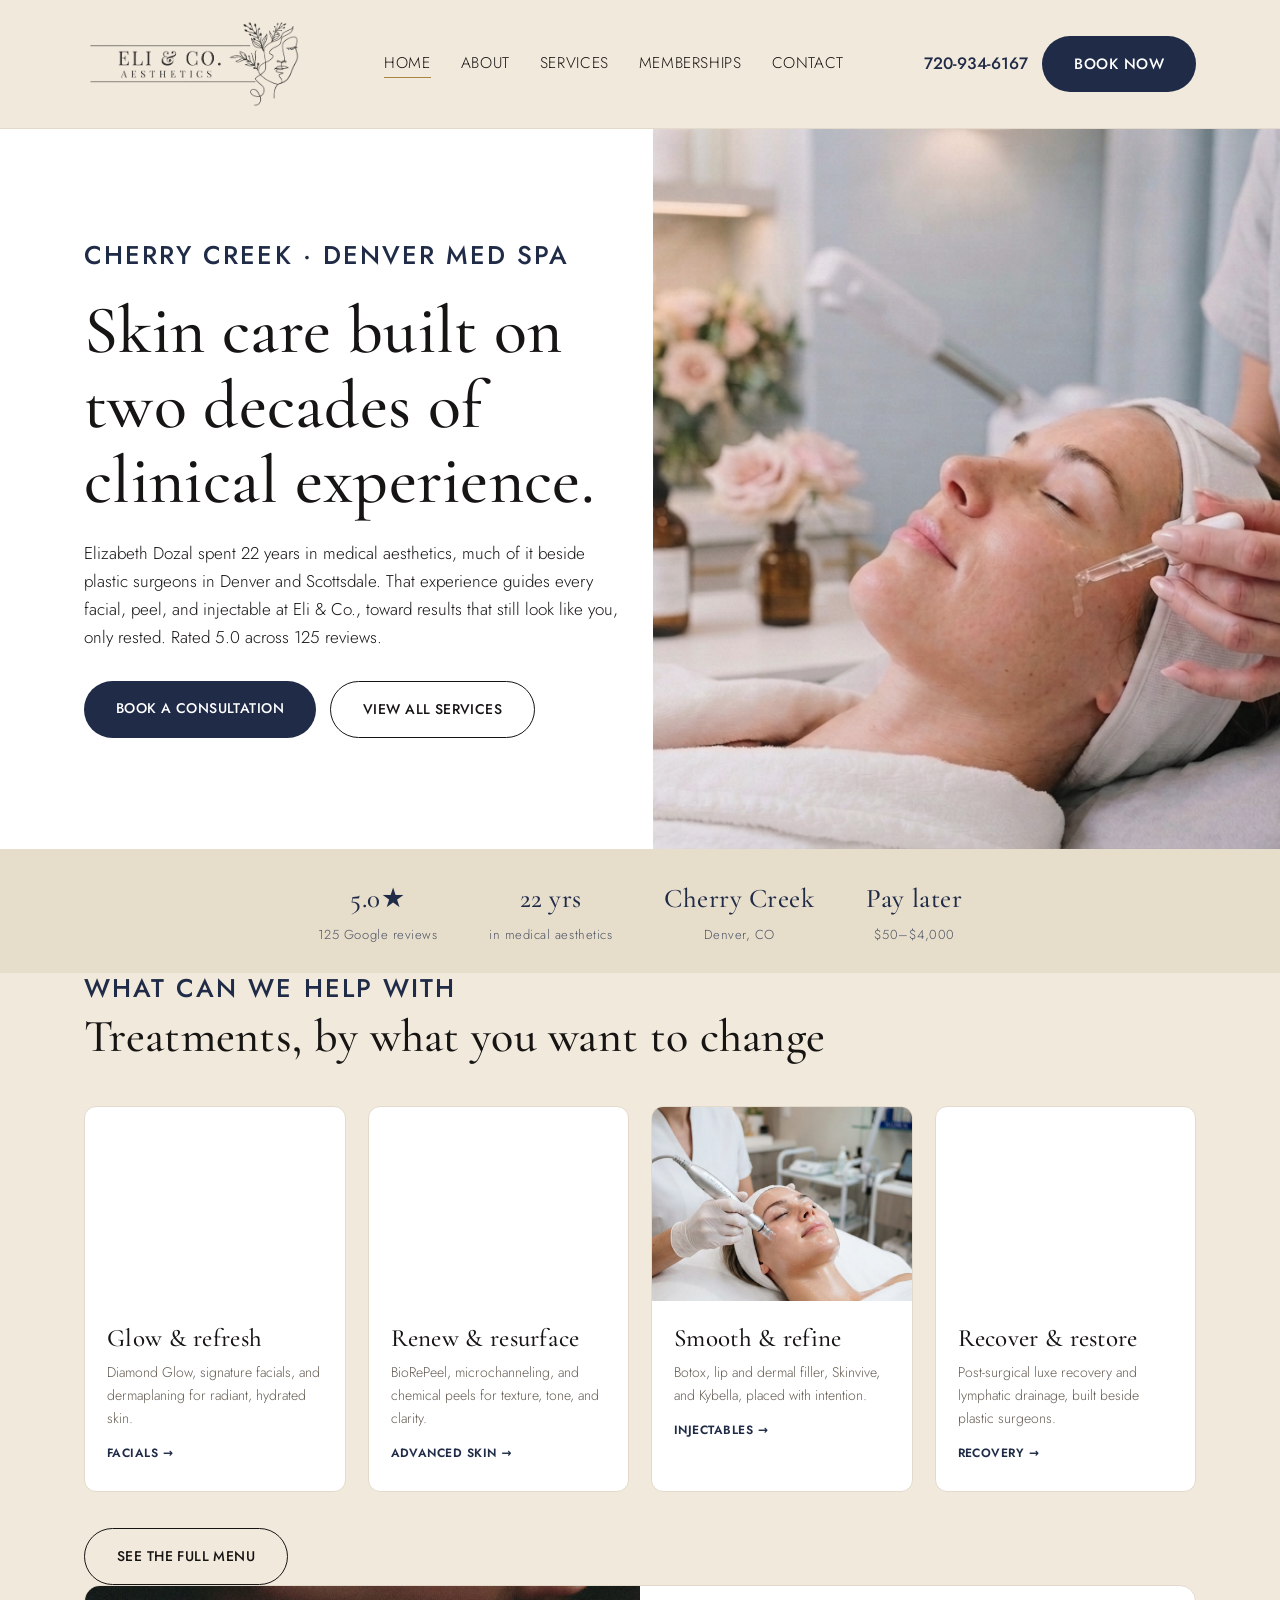
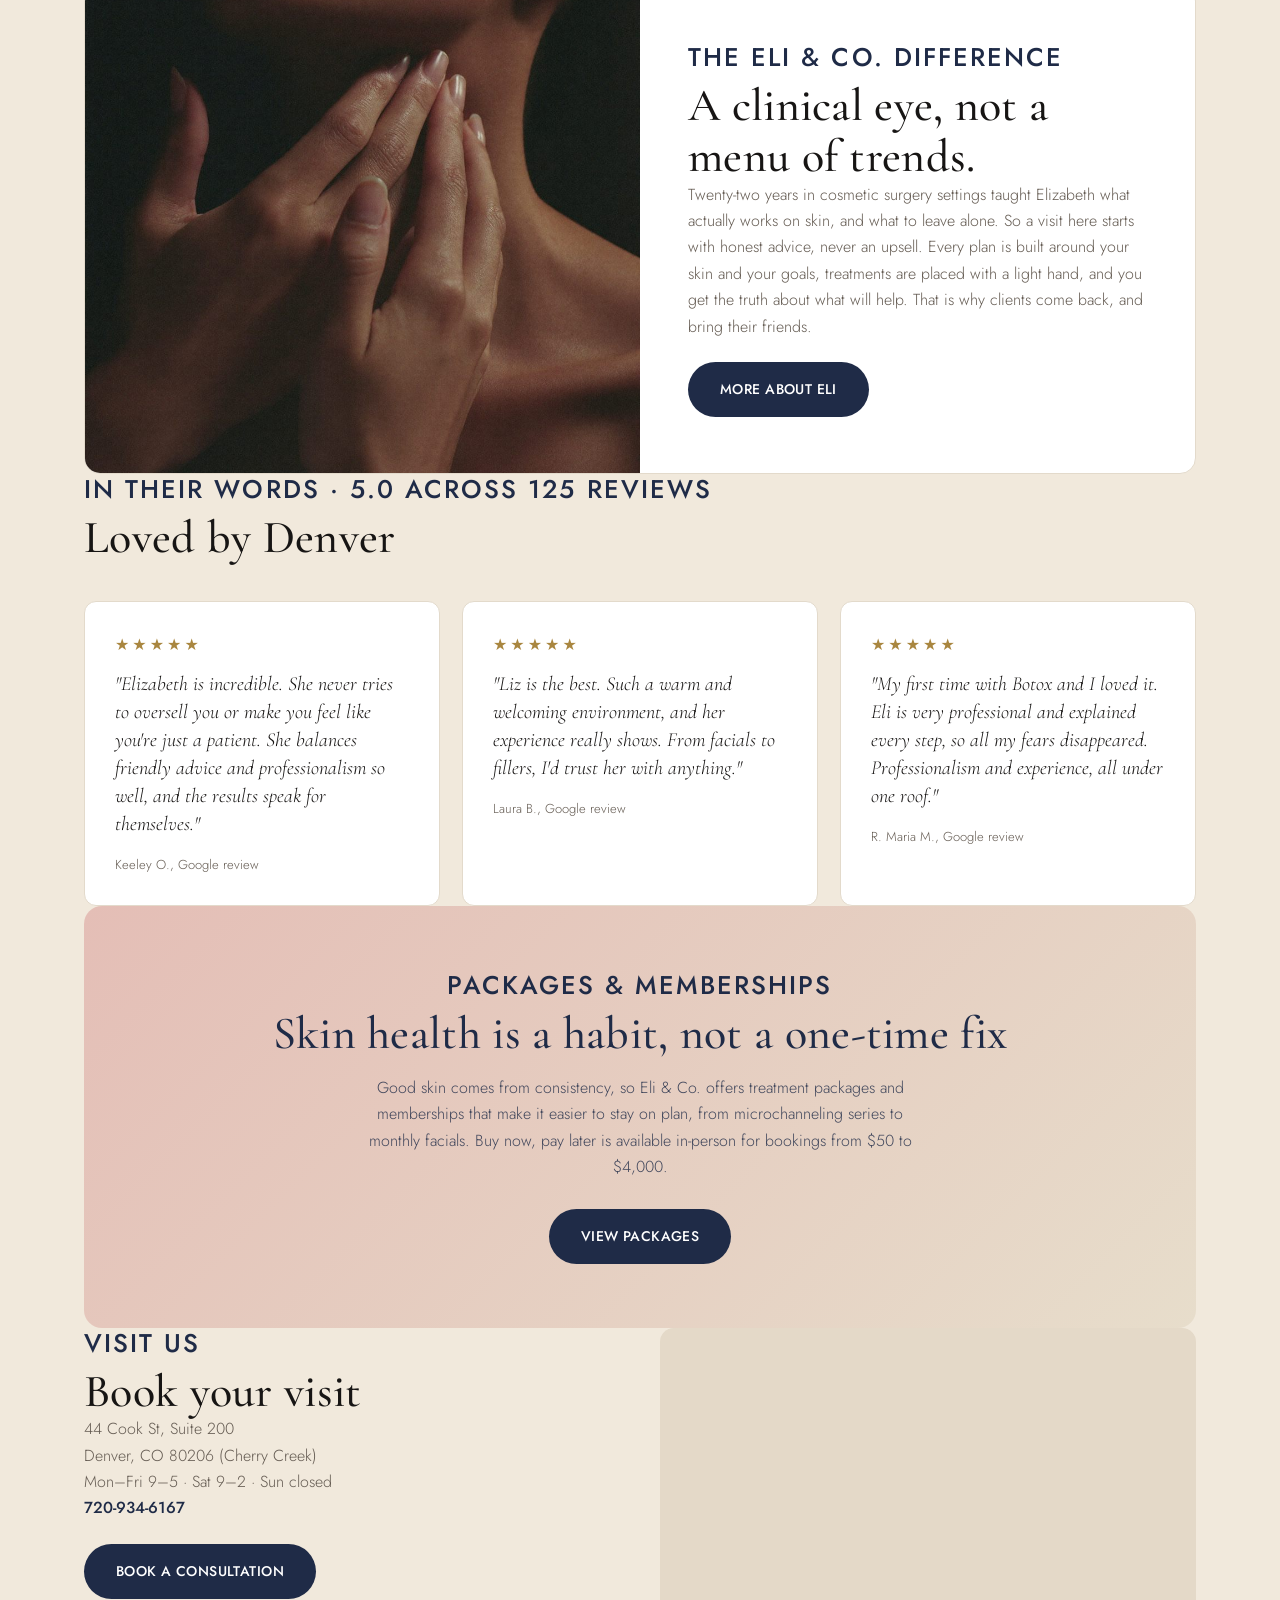
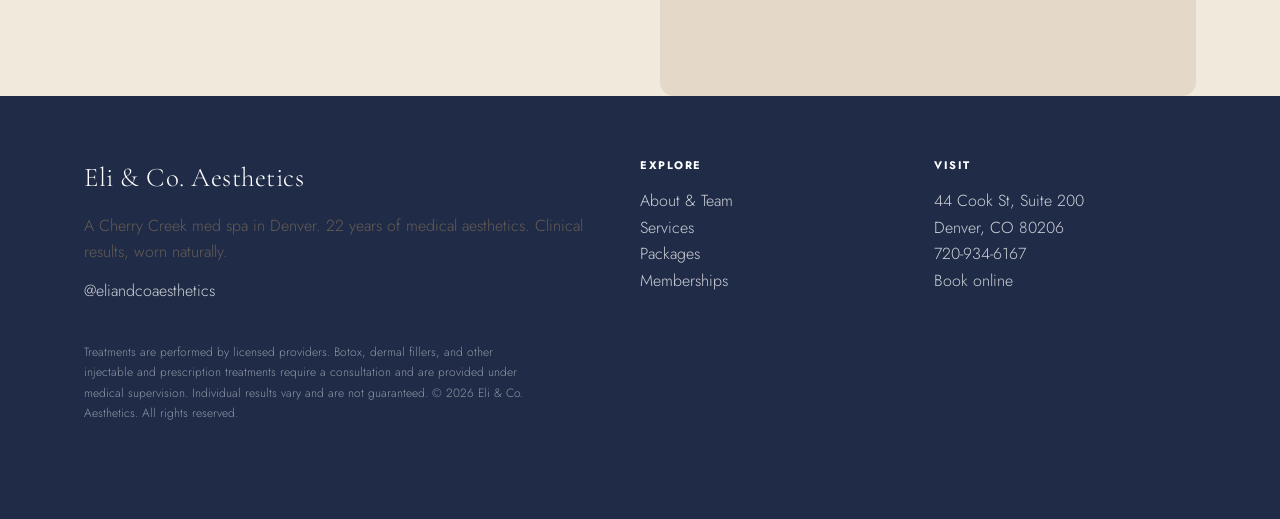
<file: index.html>
<!DOCTYPE html>
<html lang="en">
<head>
<meta charset="UTF-8">
<meta name="viewport" content="width=device-width, initial-scale=1">
<title>Med Spa in Cherry Creek, Denver | Eli &amp; Co. Aesthetics</title>
<meta name="description" content="Eli & Co. Aesthetics is a Cherry Creek med spa led by Elizabeth Dozal, with 22 years in medical aesthetics. Botox, filler, Diamond Glow, microchanneling, peels, and post-surgical recovery in Denver. Rated 5.0 across 125 reviews. Book online or call 720-934-6167.">
<meta property="og:title" content="Eli & Co. Aesthetics | Cherry Creek Med Spa, Denver">
<meta property="og:description" content="22 years of medical aesthetics in Cherry Creek. Rated 5.0 across 125 reviews. Injectables, facials, microchanneling, peels, and post-surgical recovery.">
<meta property="og:image" content="https://eli-co.vercel.app/landing-hero.jpg">
<meta property="og:type" content="website">
<link rel="preconnect" href="https://fonts.googleapis.com">
<link rel="preconnect" href="https://fonts.gstatic.com" crossorigin>
<link href="https://fonts.googleapis.com/css2?family=Cormorant+Garamond:wght@500;600&family=Jost:wght@300;400;500;600&display=swap" rel="stylesheet">
<link rel="icon" type="image/png" href="favicon.png">
<link rel="stylesheet" href="styles.css">
</head>
<body>

<header>
  <div class="nav">
    <a class="logo" href="index.html" aria-label="Eli &amp; Co. Aesthetics — home"><img class="logo-img" src="logo.png" alt="Eli &amp; Co. Aesthetics"></a>
    <input type="checkbox" id="navtoggle" class="nav-toggle" hidden>
    <nav class="nav-links">
      <a href="index.html" class="active">Home</a>
      <a href="about.html">About</a>
      <a href="services.html">Services</a>
      <a href="memberships.html">Memberships</a>
      <a href="contact.html">Contact</a>
    </nav>
    <div class="nav-cta">
      <a class="nav-phone" href="tel:7209346167">720-934-6167</a>
      <a class="btn" href="https://eliandco.glossgenius.com/services">Book now</a>
      <label for="navtoggle" class="burger" aria-label="Open menu"><span></span><span></span><span></span></label>
    </div>
  </div>
</header>

<!-- HERO -->
<section class="hero">
  <div class="hero-grid">
    <div class="hero-copy">
      <span class="eyebrow">Cherry Creek · Denver Med Spa</span>
      <h1>Skin care built on two decades of clinical experience.</h1>
      <p class="proof">Elizabeth Dozal spent 22 years in medical aesthetics, much of it beside plastic surgeons in Denver and Scottsdale. That experience guides every facial, peel, and injectable at Eli &amp; Co., toward results that still look like you, only rested. Rated 5.0 across 125 reviews.</p>
      <div class="hero-cta">
        <a class="btn" href="https://eliandco.glossgenius.com/services">Book a consultation</a>
        <a class="btn btn-ghost" href="services.html">View all services</a>
      </div>
    </div>
    <div class="hero-media" role="img" aria-label="Eli & Co. Aesthetics, Cherry Creek Denver"></div>
  </div>
</section>

<!-- TRUST STRIP -->
<div class="trust">
  <div class="row wrap">
    <div class="stat"><b>5.0★</b> 125 Google reviews</div>
    <div class="stat"><b>22 yrs</b> in medical aesthetics</div>
    <div class="stat"><b>Cherry Creek</b> Denver, CO</div>
    <div class="stat"><b>Pay later</b> $50–$4,000</div>
  </div>
</div>

<!-- TREATMENT CATEGORIES -->
<section class="wrap">
  <span class="eyebrow">What can we help with</span>
  <h2>Treatments, by what you want to change</h2>
  <div class="grid">
    <a class="card" href="services.html#facials">
      <div class="thumb" style="background-image:url('https://static.glossgenius.com/public/service/bc0721898a906560edf70074e5655acd77965ca7/image/043adcf4ce9c50afee6c57e11b6e24e9.jpg')"></div>
      <div class="body"><h3>Glow &amp; refresh</h3><p>Diamond Glow, signature facials, and dermaplaning for radiant, hydrated skin.</p><span class="more">Facials →</span></div>
    </a>
    <a class="card" href="services.html#advanced">
      <div class="thumb" style="background-image:url('https://static.glossgenius.com/public/service/38157758b165151d2f3c9e8e22a0f337419c571e/image/f67adc7d8e1fc1dc177b5b8667153546.jpg')"></div>
      <div class="body"><h3>Renew &amp; resurface</h3><p>BioRePeel, microchanneling, and chemical peels for texture, tone, and clarity.</p><span class="more">Advanced skin →</span></div>
    </a>
    <a class="card" href="services.html#injectables">
      <div class="thumb" style="background-image:url('glow.jpg')"></div>
      <div class="body"><h3>Smooth &amp; refine</h3><p>Botox, lip and dermal filler, Skinvive, and Kybella, placed with intention.</p><span class="more">Injectables →</span></div>
    </a>
    <a class="card" href="services.html#recovery">
      <div class="thumb" style="background-image:url('https://static.glossgenius.com/public/service/a713dff33710a87fd0967b5d4093491f615b25c5/image/f8951f36ec9f9eff6da4c39a185e47c5.jpg')"></div>
      <div class="body"><h3>Recover &amp; restore</h3><p>Post-surgical luxe recovery and lymphatic drainage, built beside plastic surgeons.</p><span class="more">Recovery →</span></div>
    </a>
  </div>
  <p style="margin-top:36px"><a class="btn btn-ghost" href="services.html">See the full menu</a></p>
</section>

<!-- SPLIT FEATURE -->
<section class="wrap">
  <div class="split">
    <div class="media" role="img" aria-label="Skin treatment at Eli & Co." style="background-image:url('difference.jpg')"></div>
    <div class="text">
      <span class="eyebrow">The Eli &amp; Co. difference</span>
      <h2>A clinical eye, not a menu of trends.</h2>
      <p>Twenty-two years in cosmetic surgery settings taught Elizabeth what actually works on skin, and what to leave alone. So a visit here starts with honest advice, never an upsell. Every plan is built around your skin and your goals, treatments are placed with a light hand, and you get the truth about what will help. That is why clients come back, and bring their friends.</p>
      <p style="margin-top:22px"><a class="btn" href="about.html">More about Eli</a></p>
    </div>
  </div>
</section>

<!-- TESTIMONIALS -->
<section class="wrap">
  <span class="eyebrow">In their words · 5.0 across 125 reviews</span>
  <h2>Loved by Denver</h2>
  <div class="quotes">
    <div class="quote"><div class="stars">★★★★★</div><p>"Elizabeth is incredible. She never tries to oversell you or make you feel like you're just a patient. She balances friendly advice and professionalism so well, and the results speak for themselves."</p><div class="who">Keeley O., Google review</div></div>
    <div class="quote"><div class="stars">★★★★★</div><p>"Liz is the best. Such a warm and welcoming environment, and her experience really shows. From facials to fillers, I'd trust her with anything."</p><div class="who">Laura B., Google review</div></div>
    <div class="quote"><div class="stars">★★★★★</div><p>"My first time with Botox and I loved it. Eli is very professional and explained every step, so all my fears disappeared. Professionalism and experience, all under one roof."</p><div class="who">R. Maria M., Google review</div></div>
  </div>
</section>

<!-- MEMBERSHIP TEASER -->
<section class="wrap">
  <div class="member">
    <span class="eyebrow">Packages &amp; memberships</span>
    <h2>Skin health is a habit, not a one-time fix</h2>
    <p>Good skin comes from consistency, so Eli &amp; Co. offers treatment packages and memberships that make it easier to stay on plan, from microchanneling series to monthly facials. Buy now, pay later is available in-person for bookings from $50 to $4,000.</p>
    <a class="btn" href="services.html#packages">View packages</a>
  </div>
</section>

<!-- LOCATION -->
<section class="wrap">
  <div class="loc">
    <div>
      <span class="eyebrow">Visit us</span>
      <h2>Book your visit</h2>
      <p>44 Cook St, Suite 200<br>Denver, CO 80206 (Cherry Creek)<br>Mon–Fri 9–5 · Sat 9–2 · Sun closed<br><a href="tel:7209346167" style="color:var(--blue-deep);font-weight:500">720-934-6167</a></p>
      <p style="margin-top:22px"><a class="btn" href="https://eliandco.glossgenius.com/services">Book a consultation</a></p>
    </div>
    <iframe class="map" loading="lazy" title="Map to Eli & Co. Aesthetics" src="https://www.google.com/maps?q=44+Cook+St+Suite+200,+Denver,+CO+80206&output=embed"></iframe>
  </div>
</section>

<footer>
  <div class="wrap">
    <div class="fcols">
      <div>
        <div class="logo" style="color:#fff">Eli &amp; Co. Aesthetics</div>
        <p style="margin-top:12px">A Cherry Creek med spa in Denver. 22 years of medical aesthetics. Clinical results, worn naturally.</p>
        <p style="margin-top:12px"><a href="https://www.instagram.com/eliandcoaesthetics">@eliandcoaesthetics</a></p>
      </div>
      <div><h4>Explore</h4><a href="about.html">About &amp; Team</a><br><a href="services.html">Services</a><br><a href="services.html#packages">Packages</a><br><a href="memberships.html">Memberships</a></div>
      <div><h4>Visit</h4>44 Cook St, Suite 200<br>Denver, CO 80206<br><a href="tel:7209346167">720-934-6167</a><br><a href="https://eliandco.glossgenius.com/services">Book online</a></div>
    </div>
    <p class="legal">
      Treatments are performed by licensed providers. Botox, dermal fillers, and other injectable and prescription treatments require a consultation and are provided under medical supervision.
      Individual results vary and are not guaranteed.
      © 2026 Eli &amp; Co. Aesthetics. All rights reserved.
    </p>
  </div>
</footer>

<div class="bookbar">
  <a class="call" href="tel:7209346167">Call</a>
  <a class="book" href="https://eliandco.glossgenius.com/services">Book</a>
</div>

<script type="application/ld+json">
{
  "@context":"https://schema.org","@type":"MedicalBusiness","name":"Eli & Co. Aesthetics",
  "description":"Cherry Creek med spa in Denver offering injectables, facials, microchanneling, peels, and post-surgical recovery, led by Elizabeth Dozal.",
  "url":"https://eliandco.glossgenius.com/","image":"https://eli-co.vercel.app/landing-hero.jpg",
  "telephone":"+17209346167","priceRange":"$$-$$$",
  "aggregateRating":{"@type":"AggregateRating","ratingValue":"5.0","reviewCount":"125"},
  "address":{"@type":"PostalAddress","streetAddress":"44 Cook St, Suite 200","addressLocality":"Denver","addressRegion":"CO","postalCode":"80206","addressCountry":"US"},
  "geo":{"@type":"GeoCoordinates","latitude":39.7168186,"longitude":-104.9470186},
  "openingHoursSpecification":[
    {"@type":"OpeningHoursSpecification","dayOfWeek":["Monday","Tuesday","Wednesday","Thursday","Friday"],"opens":"09:00","closes":"17:00"},
    {"@type":"OpeningHoursSpecification","dayOfWeek":"Saturday","opens":"09:00","closes":"14:00"}
  ],
  "sameAs":["https://www.instagram.com/eliandcoaesthetics"]
}
</script>

</body>
</html>
</file>
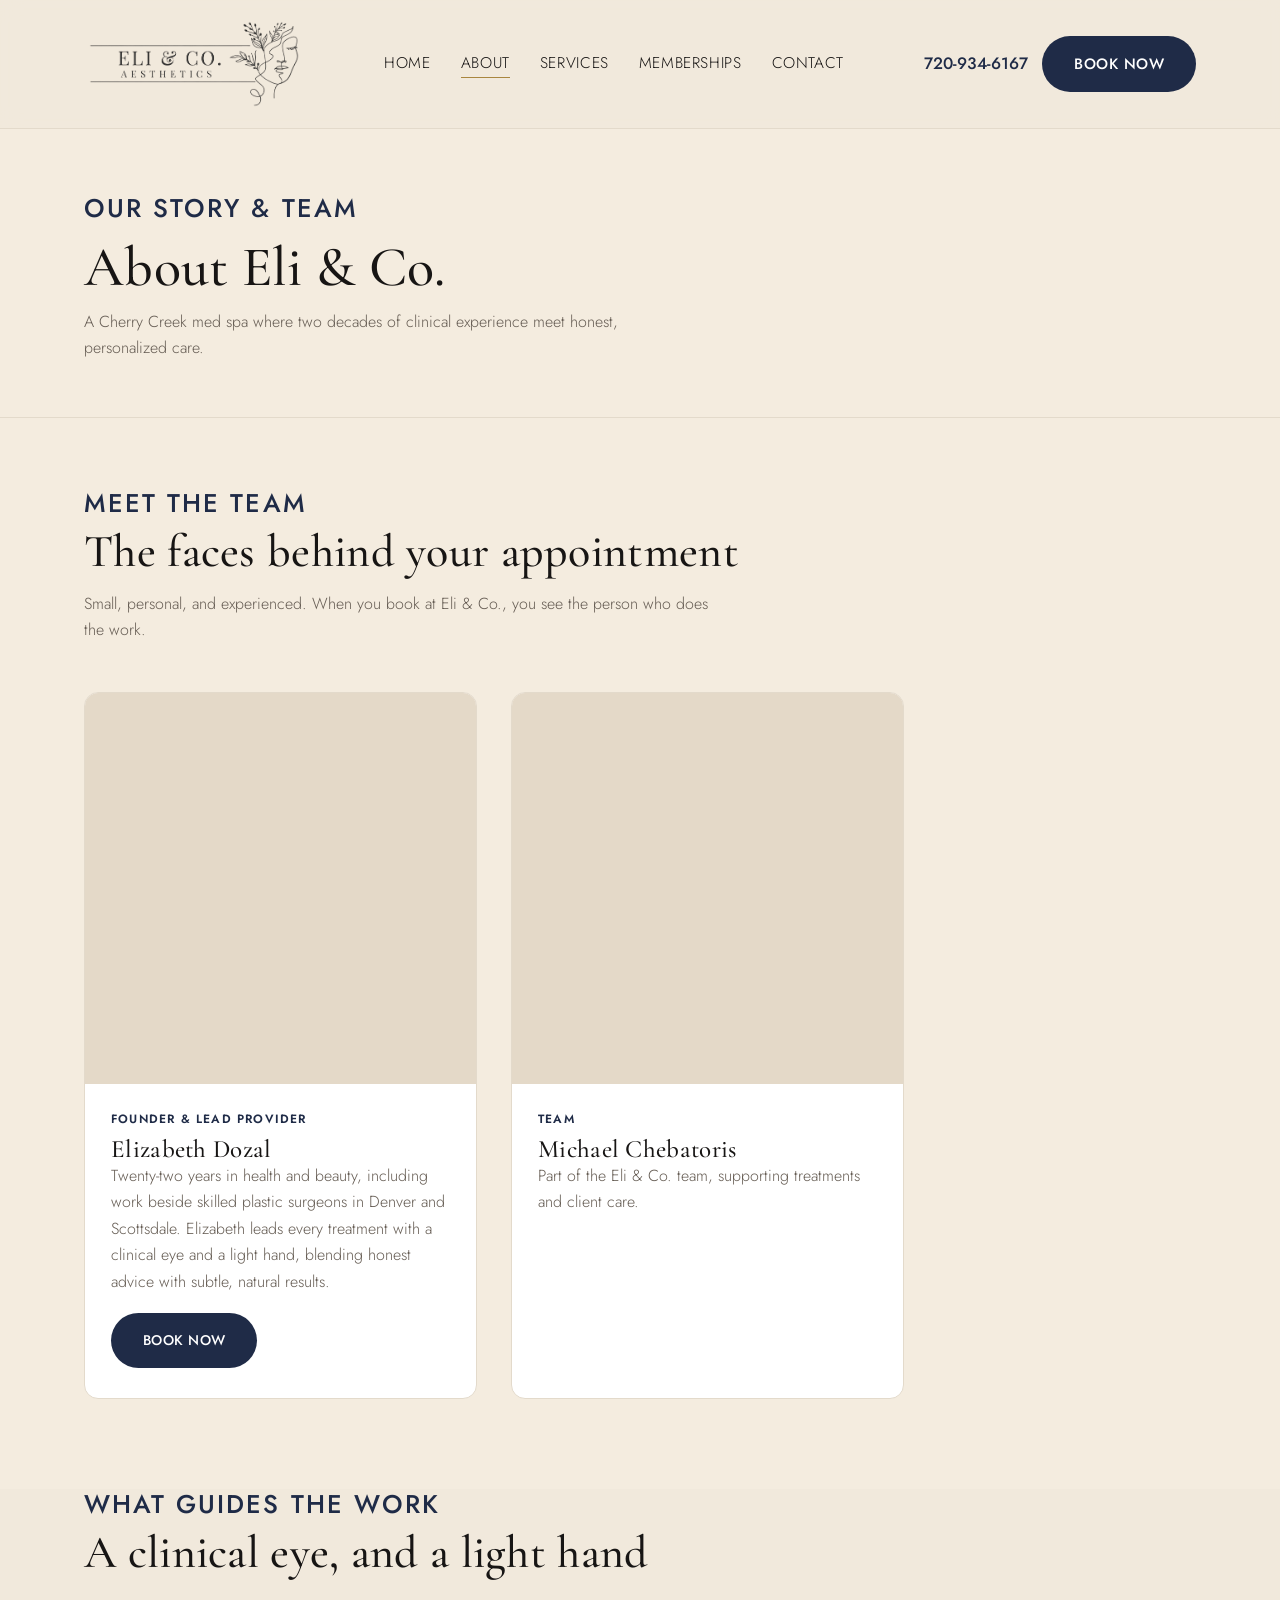
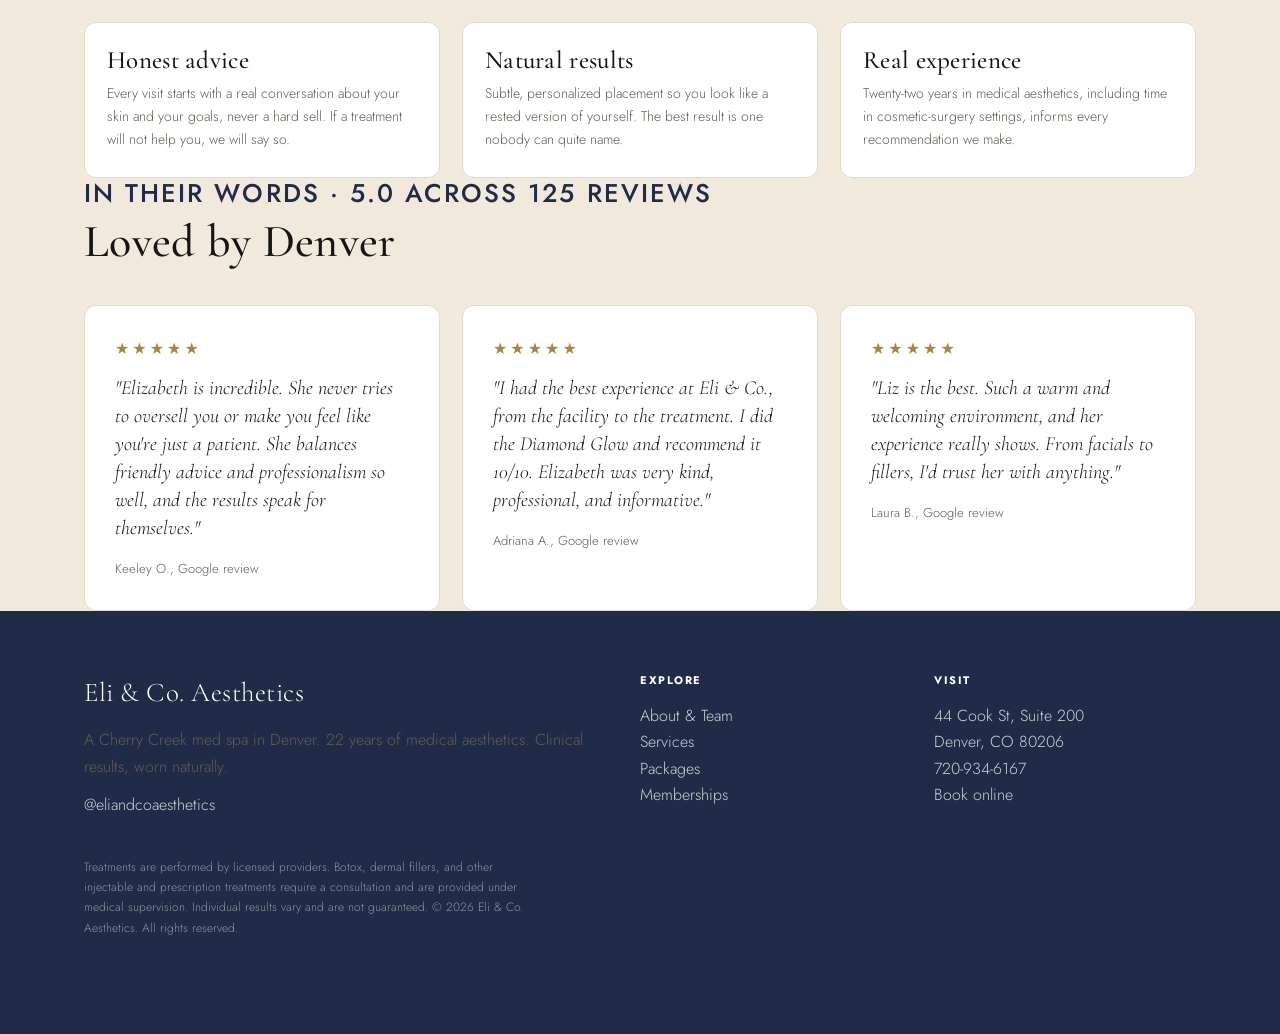
<file: about.html>
<!DOCTYPE html>
<html lang="en">
<head>
<meta charset="UTF-8">
<meta name="viewport" content="width=device-width, initial-scale=1">
<title>About &amp; Team | Eli &amp; Co. Aesthetics, Denver</title>
<meta name="description" content="Meet Elizabeth Dozal and the team behind Eli & Co. Aesthetics in Cherry Creek, Denver. 22 years in medical aesthetics, including work beside plastic surgeons in Denver and Scottsdale. Rated 5.0 across 125 reviews.">
<link rel="preconnect" href="https://fonts.googleapis.com">
<link rel="preconnect" href="https://fonts.gstatic.com" crossorigin>
<link href="https://fonts.googleapis.com/css2?family=Cormorant+Garamond:wght@500;600&family=Jost:wght@300;400;500;600&display=swap" rel="stylesheet">
<link rel="icon" type="image/png" href="favicon.png">
<link rel="stylesheet" href="styles.css">
</head>
<body>

<header>
  <div class="nav">
    <a class="logo" href="index.html" aria-label="Eli &amp; Co. Aesthetics — home"><img class="logo-img" src="logo.png" alt="Eli &amp; Co. Aesthetics"></a>
    <input type="checkbox" id="navtoggle" class="nav-toggle" hidden>
    <nav class="nav-links">
      <a href="index.html">Home</a>
      <a href="about.html" class="active">About</a>
      <a href="services.html">Services</a>
      <a href="memberships.html">Memberships</a>
      <a href="contact.html">Contact</a>
    </nav>
    <div class="nav-cta">
      <a class="nav-phone" href="tel:7209346167">720-934-6167</a>
      <a class="btn" href="https://eliandco.glossgenius.com/services">Book now</a>
      <label for="navtoggle" class="burger" aria-label="Open menu"><span></span><span></span><span></span></label>
    </div>
  </div>
</header>

<div class="banner">
  <div class="wrap">
    <span class="eyebrow">Our story &amp; team</span>
    <h1>About Eli &amp; Co.</h1>
    <p>A Cherry Creek med spa where two decades of clinical experience meet honest, personalized care.</p>
  </div>
</div>

<!-- MEET THE TEAM -->
<section class="providers" style="padding-top:70px" id="team">
  <div class="wrap">
    <span class="eyebrow">Meet the team</span>
    <h2 style="margin-bottom:14px">The faces behind your appointment</h2>
    <p style="max-width:640px;margin-bottom:48px">Small, personal, and experienced. When you book at Eli &amp; Co., you see the person who does the work.</p>
    <div class="team-grid">
      <div class="member-card">
        <div class="ph" role="img" aria-label="Elizabeth Dozal" style="background-image:url('https://static.glossgenius.com/public/user/cad4db8eb97e4b6217426e4865df30348715fa6d/avatar/b46b44d9bea85fd88074a0e9d4646846.jpeg')"></div>
        <div class="info">
          <div class="cred">Founder &amp; Lead Provider</div>
          <h3>Elizabeth Dozal</h3>
          <p>Twenty-two years in health and beauty, including work beside skilled plastic surgeons in Denver and Scottsdale. Elizabeth leads every treatment with a clinical eye and a light hand, blending honest advice with subtle, natural results.</p>
          <p style="margin-top:18px"><a class="btn" href="https://eliandco.glossgenius.com/services">Book now</a></p>
        </div>
      </div>
      <div class="member-card">
        <div class="ph" role="img" aria-label="Michael Chebatoris"></div>
        <div class="info">
          <div class="cred">Team</div>
          <h3>Michael Chebatoris</h3>
          <p>Part of the Eli &amp; Co. team, supporting treatments and client care.</p>
        </div>
      </div>
    </div>
  </div>
</section>

<section class="wrap">
  <span class="eyebrow">What guides the work</span>
  <h2>A clinical eye, and a light hand</h2>
  <div class="grid" style="grid-template-columns:repeat(3,1fr)">
    <div class="card"><div class="body"><h3>Honest advice</h3><p>Every visit starts with a real conversation about your skin and your goals, never a hard sell. If a treatment will not help you, we will say so.</p></div></div>
    <div class="card"><div class="body"><h3>Natural results</h3><p>Subtle, personalized placement so you look like a rested version of yourself. The best result is one nobody can quite name.</p></div></div>
    <div class="card"><div class="body"><h3>Real experience</h3><p>Twenty-two years in medical aesthetics, including time in cosmetic-surgery settings, informs every recommendation we make.</p></div></div>
  </div>
</section>


<section class="wrap">
  <span class="eyebrow">In their words · 5.0 across 125 reviews</span>
  <h2>Loved by Denver</h2>
  <div class="quotes">
    <div class="quote"><div class="stars">★★★★★</div><p>"Elizabeth is incredible. She never tries to oversell you or make you feel like you're just a patient. She balances friendly advice and professionalism so well, and the results speak for themselves."</p><div class="who">Keeley O., Google review</div></div>
    <div class="quote"><div class="stars">★★★★★</div><p>"I had the best experience at Eli &amp; Co., from the facility to the treatment. I did the Diamond Glow and recommend it 10/10. Elizabeth was very kind, professional, and informative."</p><div class="who">Adriana A., Google review</div></div>
    <div class="quote"><div class="stars">★★★★★</div><p>"Liz is the best. Such a warm and welcoming environment, and her experience really shows. From facials to fillers, I'd trust her with anything."</p><div class="who">Laura B., Google review</div></div>
  </div>
</section>

<footer>
  <div class="wrap">
    <div class="fcols">
      <div>
        <div class="logo" style="color:#fff">Eli &amp; Co. Aesthetics</div>
        <p style="margin-top:12px">A Cherry Creek med spa in Denver. 22 years of medical aesthetics. Clinical results, worn naturally.</p>
        <p style="margin-top:12px"><a href="https://www.instagram.com/eliandcoaesthetics">@eliandcoaesthetics</a></p>
      </div>
      <div><h4>Explore</h4><a href="about.html">About &amp; Team</a><br><a href="services.html">Services</a><br><a href="services.html#packages">Packages</a><br><a href="memberships.html">Memberships</a></div>
      <div><h4>Visit</h4>44 Cook St, Suite 200<br>Denver, CO 80206<br><a href="tel:7209346167">720-934-6167</a><br><a href="https://eliandco.glossgenius.com/services">Book online</a></div>
    </div>
    <p class="legal">
      Treatments are performed by licensed providers. Botox, dermal fillers, and other injectable and prescription treatments require a consultation and are provided under medical supervision.
      Individual results vary and are not guaranteed.
      © 2026 Eli &amp; Co. Aesthetics. All rights reserved.
    </p>
  </div>
</footer>

<div class="bookbar">
  <a class="call" href="tel:7209346167">Call</a>
  <a class="book" href="https://eliandco.glossgenius.com/services">Book</a>
</div>

</body>
</html>
</file>
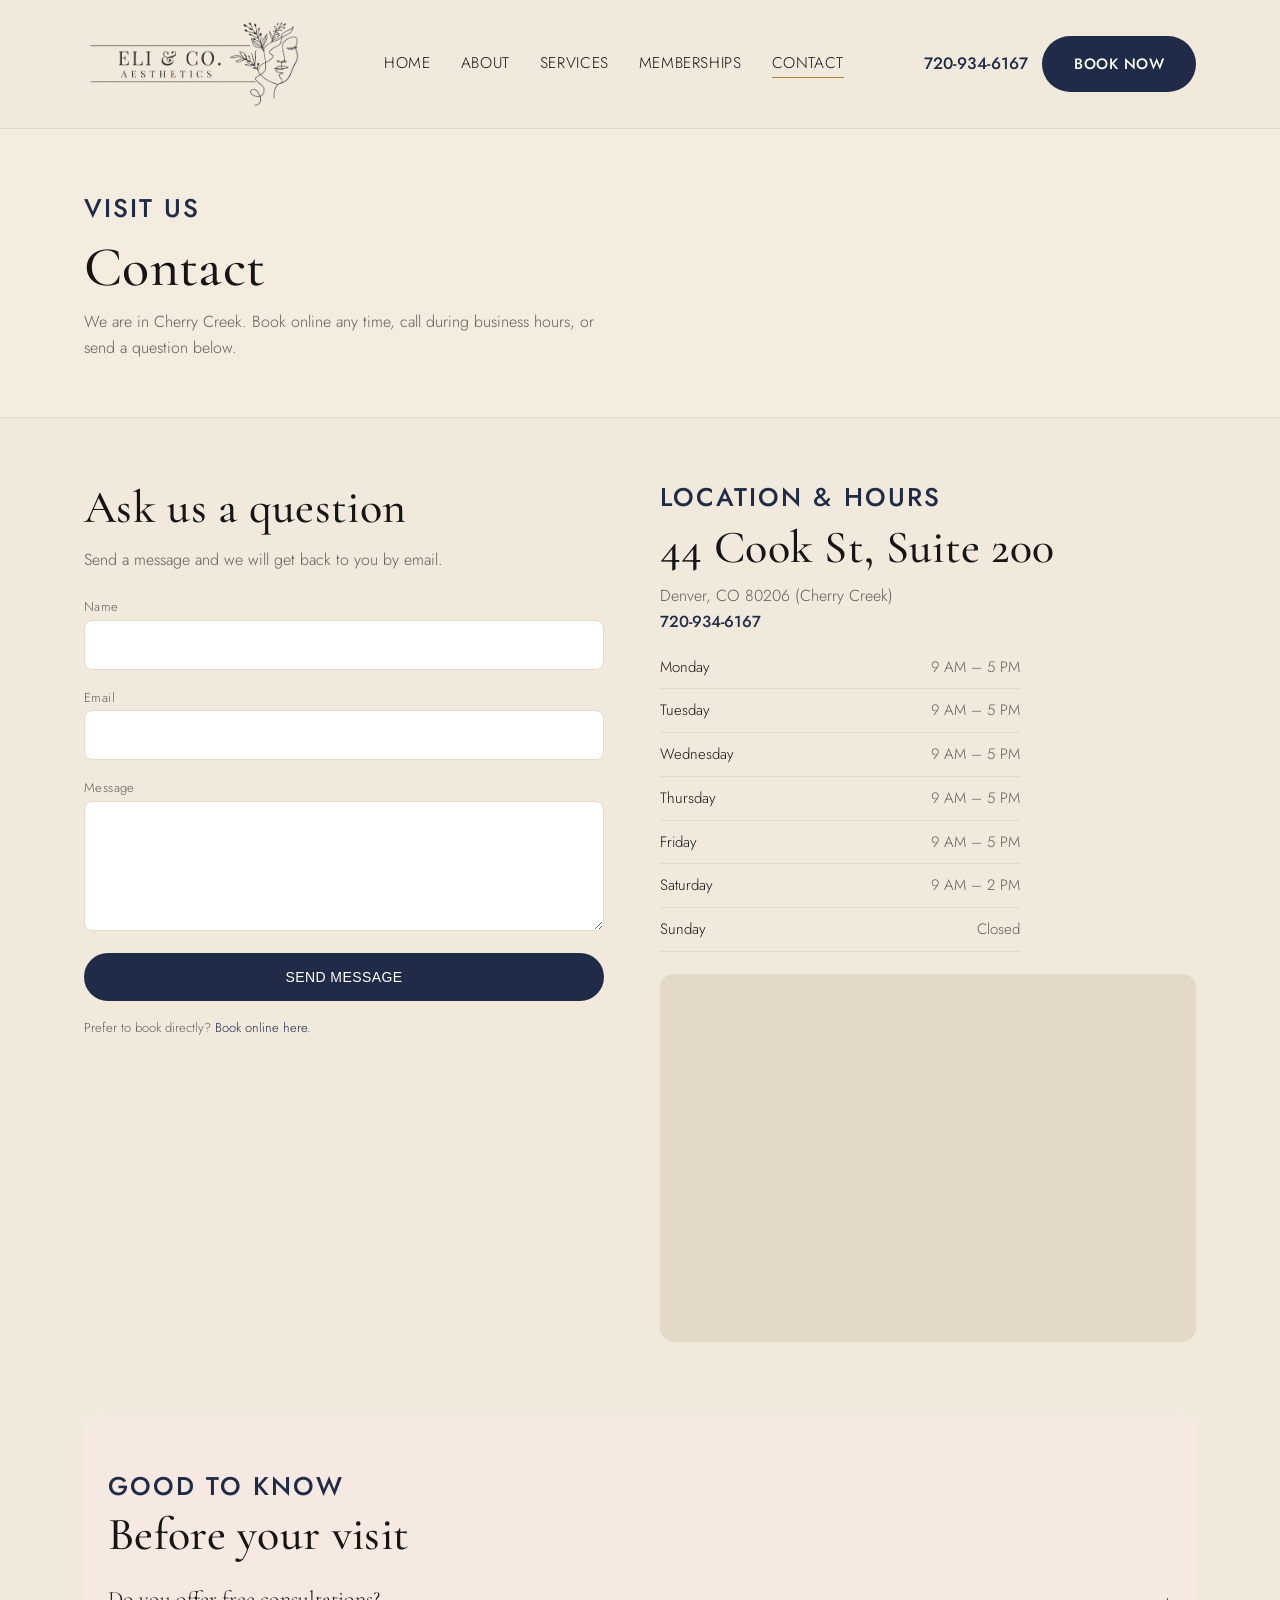
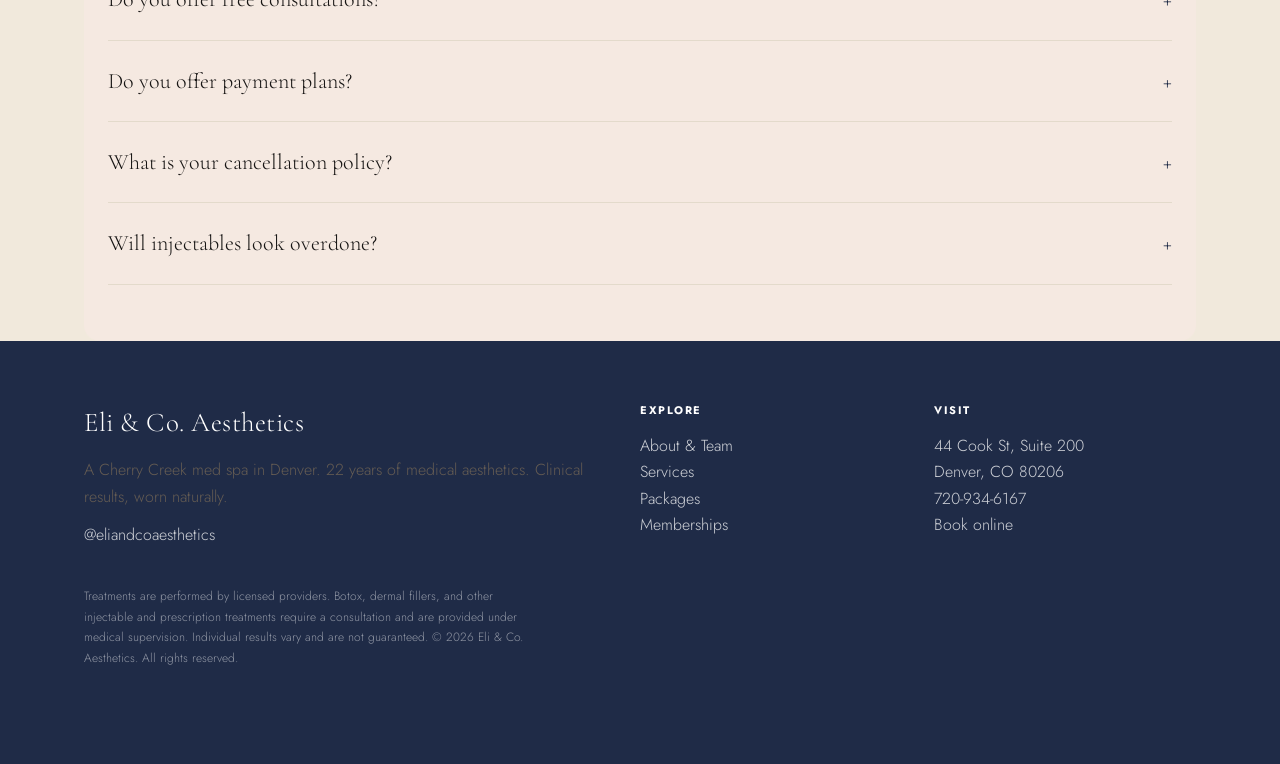
<file: contact.html>
<!DOCTYPE html>
<html lang="en">
<head>
<meta charset="UTF-8">
<meta name="viewport" content="width=device-width, initial-scale=1">
<title>Contact &amp; Visit | Eli &amp; Co. Aesthetics, Denver</title>
<meta name="description" content="Visit Eli & Co. Aesthetics at 44 Cook St, Suite 200, Denver, CO 80206 (Cherry Creek). Call 720-934-6167, book online, or send a message.">
<link rel="preconnect" href="https://fonts.googleapis.com">
<link rel="preconnect" href="https://fonts.gstatic.com" crossorigin>
<link href="https://fonts.googleapis.com/css2?family=Cormorant+Garamond:wght@500;600&family=Jost:wght@300;400;500;600&display=swap" rel="stylesheet">
<link rel="icon" type="image/png" href="favicon.png">
<link rel="stylesheet" href="styles.css">
</head>
<body>

<header>
  <div class="nav">
    <a class="logo" href="index.html" aria-label="Eli &amp; Co. Aesthetics — home"><img class="logo-img" src="logo.png" alt="Eli &amp; Co. Aesthetics"></a>
    <input type="checkbox" id="navtoggle" class="nav-toggle" hidden>
    <nav class="nav-links">
      <a href="index.html">Home</a>
      <a href="about.html">About</a>
      <a href="services.html">Services</a>
      <a href="memberships.html">Memberships</a>
      <a href="contact.html" class="active">Contact</a>
    </nav>
    <div class="nav-cta">
      <a class="nav-phone" href="tel:7209346167">720-934-6167</a>
      <a class="btn" href="https://eliandco.glossgenius.com/services">Book now</a>
      <label for="navtoggle" class="burger" aria-label="Open menu"><span></span><span></span><span></span></label>
    </div>
  </div>
</header>

<div class="banner">
  <div class="wrap">
    <span class="eyebrow">Visit us</span>
    <h1>Contact</h1>
    <p>We are in Cherry Creek. Book online any time, call during business hours, or send a question below.</p>
  </div>
</div>

<section class="wrap" style="padding-top:64px">
  <div class="loc">
    <div>
      <h2 style="margin-bottom:14px">Ask us a question</h2>
      <p style="margin-bottom:20px">Send a message and we will get back to you by email.</p>
      <form class="cform" onsubmit="event.preventDefault();this.querySelector('.sent').style.display='block';">
        <div><label for="n">Name</label><input id="n" type="text" required></div>
        <div><label for="e">Email</label><input id="e" type="email" required></div>
        <div><label for="m">Message</label><textarea id="m" required></textarea></div>
        <button class="btn" type="submit">Send message</button>
        <p class="sent" style="display:none;color:var(--blue-deep);margin-top:8px">Thank you. Your message is ready to send.</p>
      </form>
      <p style="margin-top:16px;font-size:13px;color:var(--muted)">Prefer to book directly? <a href="https://eliandco.glossgenius.com/services" style="color:var(--accent)">Book online here.</a></p>
    </div>
    <div>
      <span class="eyebrow">Location &amp; hours</span>
      <h2 style="margin:8px 0 10px">44 Cook St, Suite 200</h2>
      <p>Denver, CO 80206 (Cherry Creek)<br><a href="tel:7209346167" style="color:var(--blue-deep);font-weight:500">720-934-6167</a></p>
      <table class="hours">
        <tr><td>Monday</td><td>9 AM – 5 PM</td></tr>
        <tr><td>Tuesday</td><td>9 AM – 5 PM</td></tr>
        <tr><td>Wednesday</td><td>9 AM – 5 PM</td></tr>
        <tr><td>Thursday</td><td>9 AM – 5 PM</td></tr>
        <tr><td>Friday</td><td>9 AM – 5 PM</td></tr>
        <tr><td>Saturday</td><td>9 AM – 2 PM</td></tr>
        <tr><td>Sunday</td><td>Closed</td></tr>
      </table>
      <iframe class="map" style="margin-top:22px" loading="lazy" title="Map to Eli & Co. Aesthetics" src="https://www.google.com/maps?q=44+Cook+St+Suite+200,+Denver,+CO+80206&output=embed"></iframe>
    </div>
  </div>

  <div class="faqwrap" style="margin-top:64px;border-radius:16px">
    <div class="wrap faq" style="padding:56px 24px">
      <span class="eyebrow">Good to know</span>
      <h2>Before your visit</h2>
      <details><summary>Do you offer free consultations?</summary><p>Yes. A 30-minute consultation is complimentary, and so is a 15-minute follow-up appointment. It is the best way to build a plan for your skin.</p></details>
      <details><summary>Do you offer payment plans?</summary><p>Yes. Buy now, pay later is available in-person for bookings from $50 to $4,000, and you can get approved before your appointment.</p></details>
      <details><summary>What is your cancellation policy?</summary><p>We ask for at least 48 hours' notice to change or cancel. Cancellations inside 48 hours or no-shows are charged a 20% fee to the card on file.</p></details>
      <details><summary>Will injectables look overdone?</summary><p>No. Our approach is natural, subtle enhancement tailored to your face, so you look like a rested version of yourself. Every plan is set at your consultation.</p></details>
    </div>
  </div>
</section>

<footer>
  <div class="wrap">
    <div class="fcols">
      <div>
        <div class="logo" style="color:#fff">Eli &amp; Co. Aesthetics</div>
        <p style="margin-top:12px">A Cherry Creek med spa in Denver. 22 years of medical aesthetics. Clinical results, worn naturally.</p>
        <p style="margin-top:12px"><a href="https://www.instagram.com/eliandcoaesthetics">@eliandcoaesthetics</a></p>
      </div>
      <div><h4>Explore</h4><a href="about.html">About &amp; Team</a><br><a href="services.html">Services</a><br><a href="services.html#packages">Packages</a><br><a href="memberships.html">Memberships</a></div>
      <div><h4>Visit</h4>44 Cook St, Suite 200<br>Denver, CO 80206<br><a href="tel:7209346167">720-934-6167</a><br><a href="https://eliandco.glossgenius.com/services">Book online</a></div>
    </div>
    <p class="legal">
      Treatments are performed by licensed providers. Botox, dermal fillers, and other injectable and prescription treatments require a consultation and are provided under medical supervision.
      Individual results vary and are not guaranteed.
      © 2026 Eli &amp; Co. Aesthetics. All rights reserved.
    </p>
  </div>
</footer>

<div class="bookbar">
  <a class="call" href="tel:7209346167">Call</a>
  <a class="book" href="https://eliandco.glossgenius.com/services">Book</a>
</div>

</body>
</html>
</file>
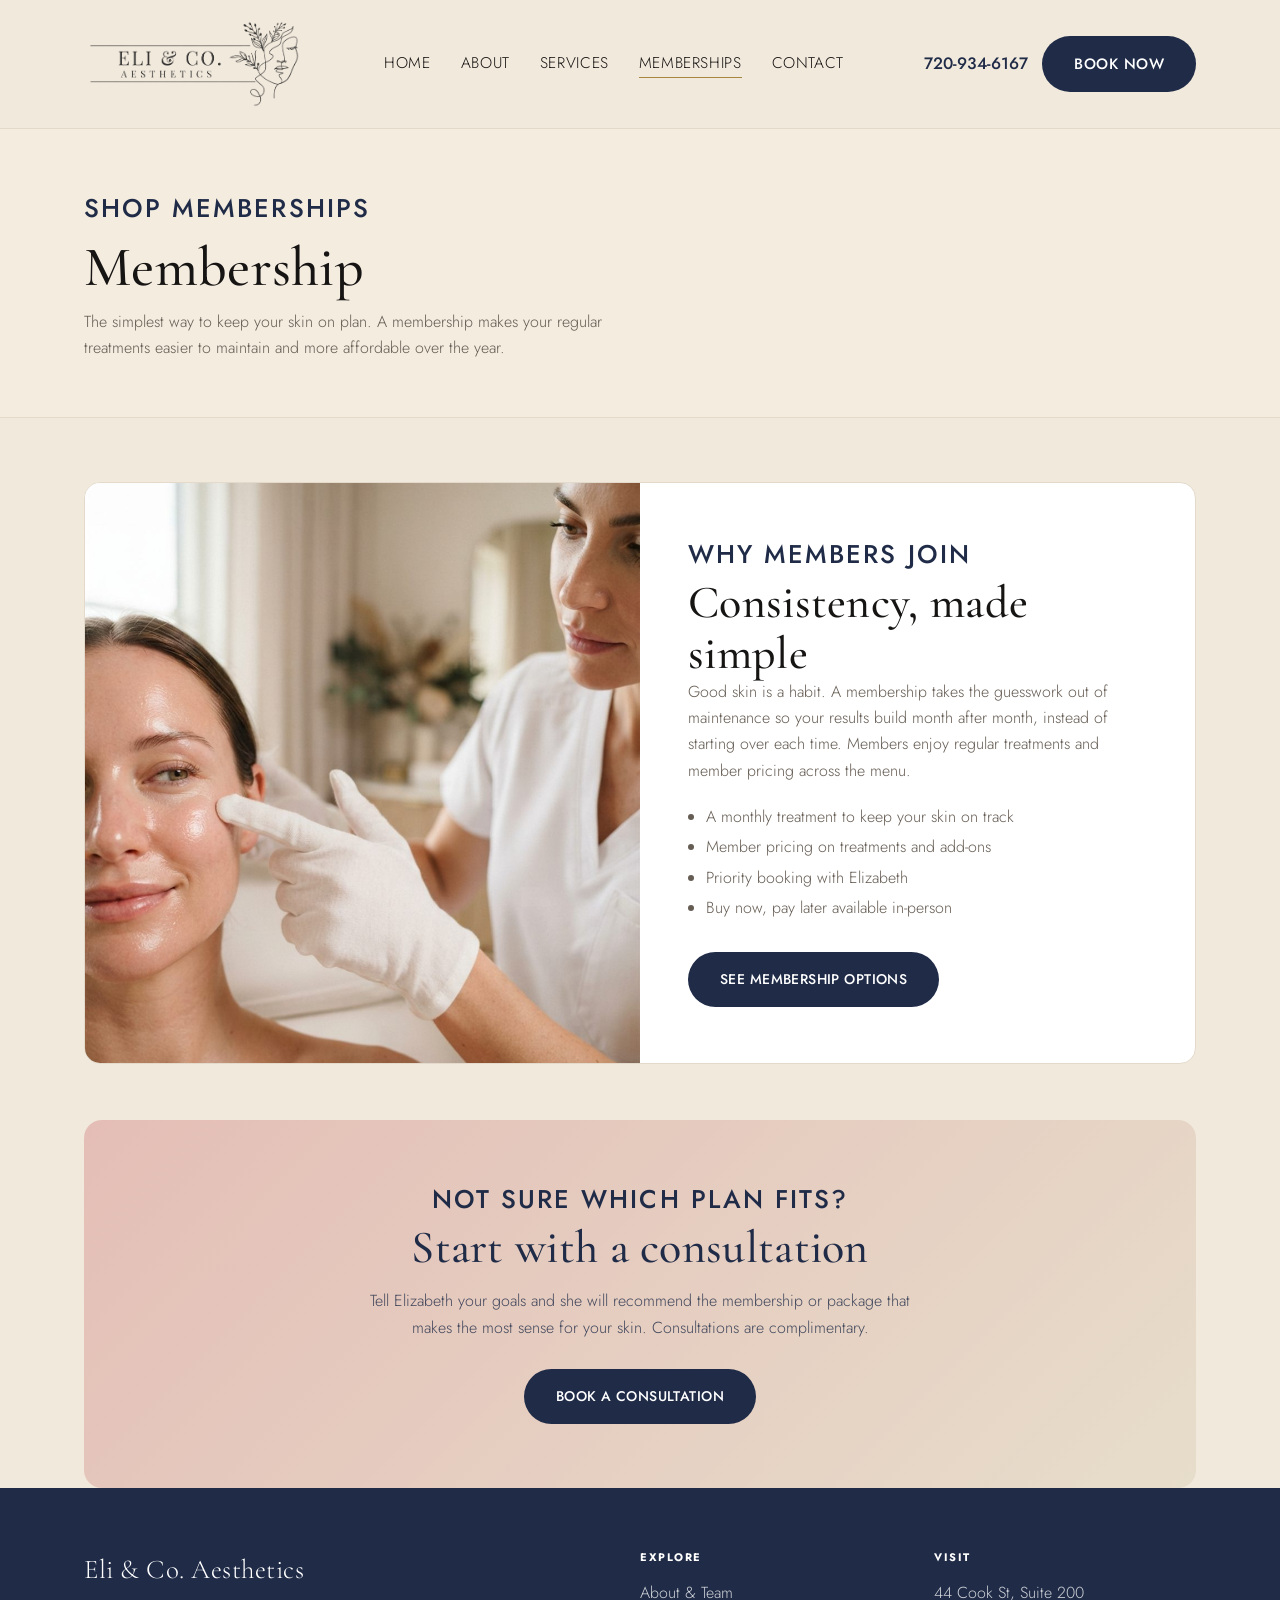
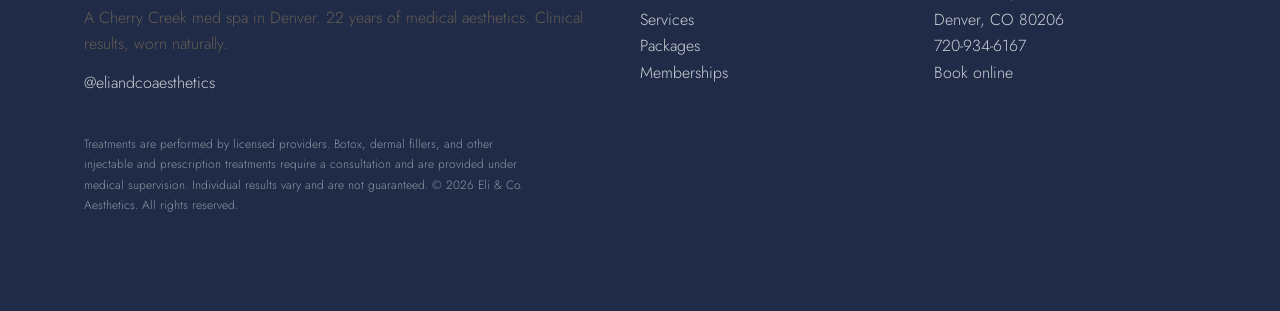
<file: memberships.html>
<!DOCTYPE html>
<html lang="en">
<head>
<meta charset="UTF-8">
<meta name="viewport" content="width=device-width, initial-scale=1">
<title>Memberships | Eli &amp; Co. Aesthetics, Denver</title>
<meta name="description" content="Membership at Eli & Co. Aesthetics in Cherry Creek, Denver. Member pricing and monthly treatments to keep your skin on plan.">
<link rel="preconnect" href="https://fonts.googleapis.com">
<link rel="preconnect" href="https://fonts.gstatic.com" crossorigin>
<link href="https://fonts.googleapis.com/css2?family=Cormorant+Garamond:wght@500;600&family=Jost:wght@300;400;500;600&display=swap" rel="stylesheet">
<link rel="icon" type="image/png" href="favicon.png">
<link rel="stylesheet" href="styles.css">
</head>
<body>

<header>
  <div class="nav">
    <a class="logo" href="index.html" aria-label="Eli &amp; Co. Aesthetics — home"><img class="logo-img" src="logo.png" alt="Eli &amp; Co. Aesthetics"></a>
    <input type="checkbox" id="navtoggle" class="nav-toggle" hidden>
    <nav class="nav-links">
      <a href="index.html">Home</a>
      <a href="about.html">About</a>
      <a href="services.html">Services</a>
      <a href="memberships.html" class="active">Memberships</a>
      <a href="contact.html">Contact</a>
    </nav>
    <div class="nav-cta">
      <a class="nav-phone" href="tel:7209346167">720-934-6167</a>
      <a class="btn" href="https://eliandco.glossgenius.com/services">Book now</a>
      <label for="navtoggle" class="burger" aria-label="Open menu"><span></span><span></span><span></span></label>
    </div>
  </div>
</header>

<div class="banner">
  <div class="wrap">
    <span class="eyebrow">Shop memberships</span>
    <h1>Membership</h1>
    <p>The simplest way to keep your skin on plan. A membership makes your regular treatments easier to maintain and more affordable over the year.</p>
  </div>
</div>

<section class="wrap" style="padding-top:64px">
  <div class="split">
    <div class="media" role="img" aria-label="Skin assessment at Eli & Co." style="background-image:url('membership.jpg')"></div>
    <div class="text">
      <span class="eyebrow">Why members join</span>
      <h2>Consistency, made simple</h2>
      <p>Good skin is a habit. A membership takes the guesswork out of maintenance so your results build month after month, instead of starting over each time. Members enjoy regular treatments and member pricing across the menu.</p>
      <ul style="margin:18px 0 8px;padding-left:18px;color:var(--muted);line-height:1.9">
        <li>A monthly treatment to keep your skin on track</li>
        <li>Member pricing on treatments and add-ons</li>
        <li>Priority booking with Elizabeth</li>
        <li>Buy now, pay later available in-person</li>
      </ul>
      <p style="margin-top:20px"><a class="btn" href="https://eliandco.glossgenius.com/shop/memberships">See membership options</a></p>
    </div>
  </div>

  <div class="member" style="margin-top:56px">
    <span class="eyebrow">Not sure which plan fits?</span>
    <h2>Start with a consultation</h2>
    <p>Tell Elizabeth your goals and she will recommend the membership or package that makes the most sense for your skin. Consultations are complimentary.</p>
    <a class="btn" href="https://eliandco.glossgenius.com/services">Book a consultation</a>
  </div>
</section>

<footer>
  <div class="wrap">
    <div class="fcols">
      <div>
        <div class="logo" style="color:#fff">Eli &amp; Co. Aesthetics</div>
        <p style="margin-top:12px">A Cherry Creek med spa in Denver. 22 years of medical aesthetics. Clinical results, worn naturally.</p>
        <p style="margin-top:12px"><a href="https://www.instagram.com/eliandcoaesthetics">@eliandcoaesthetics</a></p>
      </div>
      <div><h4>Explore</h4><a href="about.html">About &amp; Team</a><br><a href="services.html">Services</a><br><a href="services.html#packages">Packages</a><br><a href="memberships.html">Memberships</a></div>
      <div><h4>Visit</h4>44 Cook St, Suite 200<br>Denver, CO 80206<br><a href="tel:7209346167">720-934-6167</a><br><a href="https://eliandco.glossgenius.com/services">Book online</a></div>
    </div>
    <p class="legal">
      Treatments are performed by licensed providers. Botox, dermal fillers, and other injectable and prescription treatments require a consultation and are provided under medical supervision.
      Individual results vary and are not guaranteed.
      © 2026 Eli &amp; Co. Aesthetics. All rights reserved.
    </p>
  </div>
</footer>

<div class="bookbar">
  <a class="call" href="tel:7209346167">Call</a>
  <a class="book" href="https://eliandco.glossgenius.com/services">Book</a>
</div>

</body>
</html>
</file>
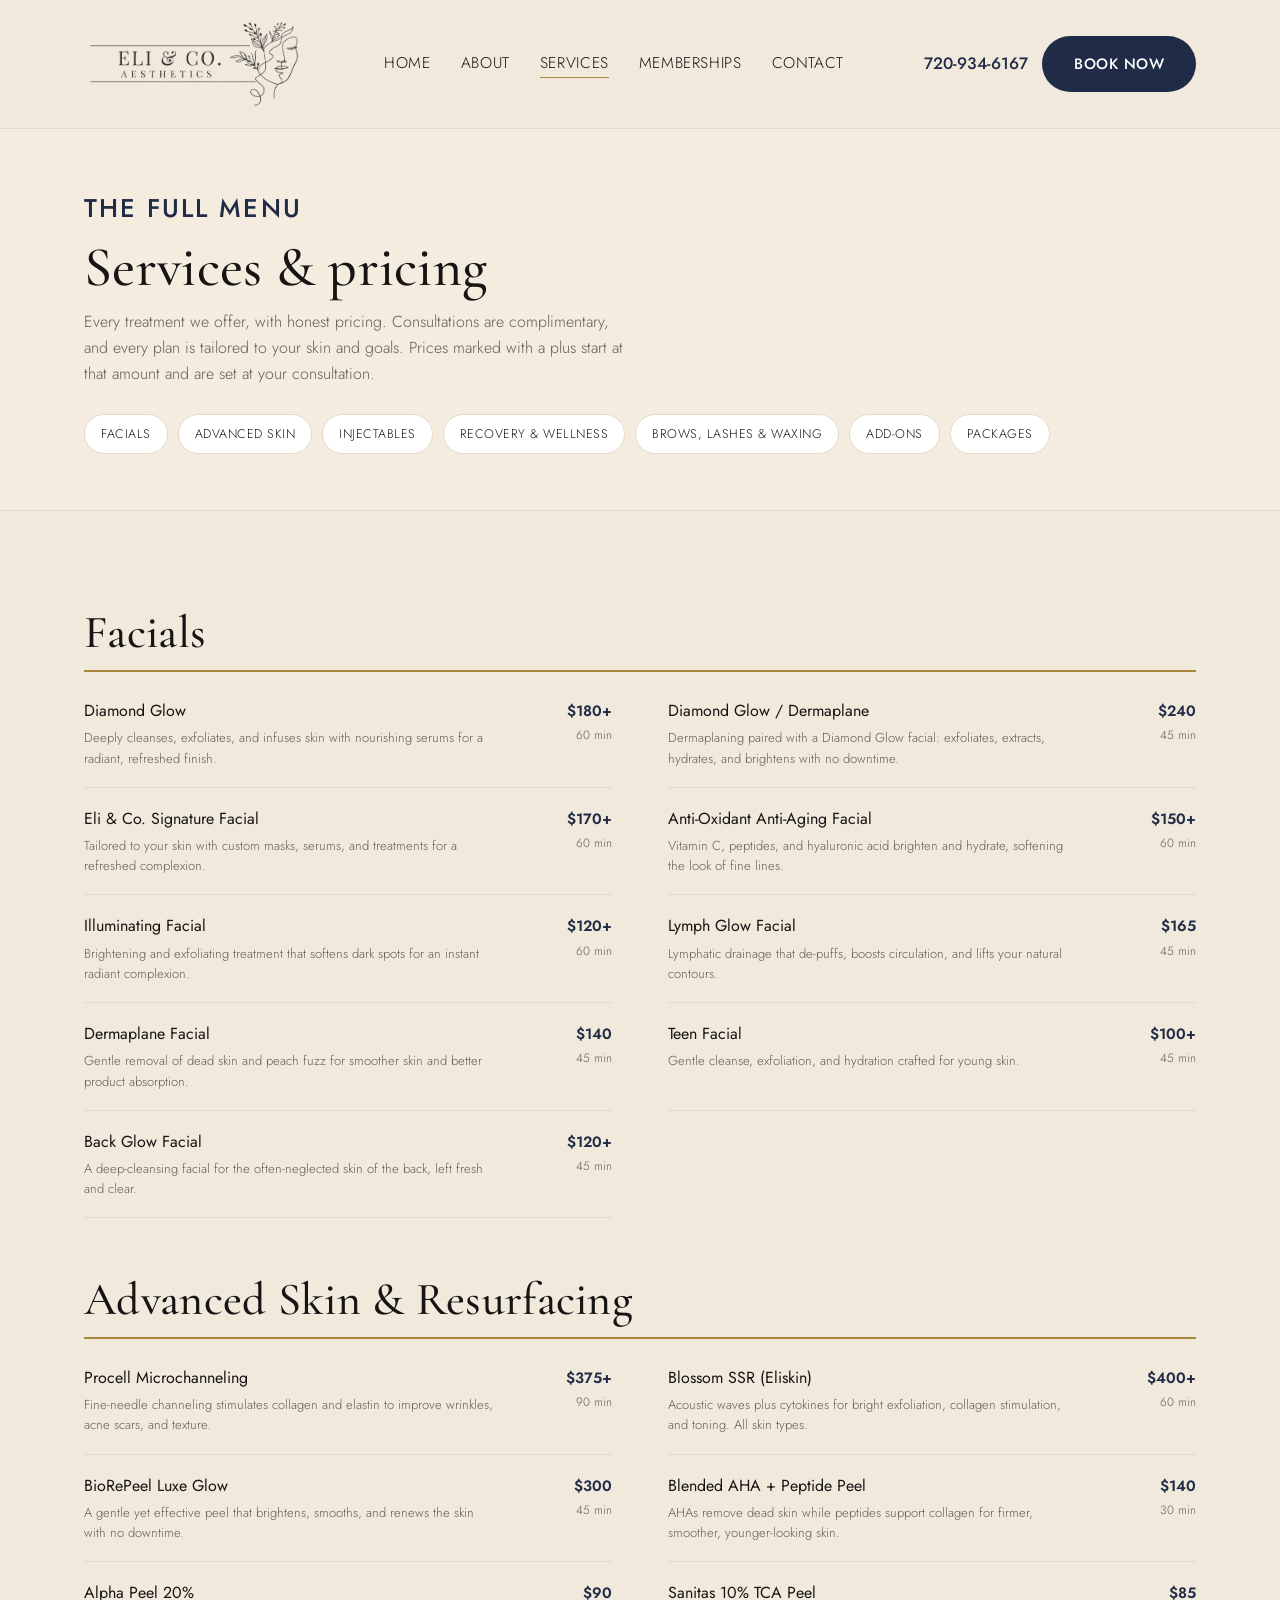
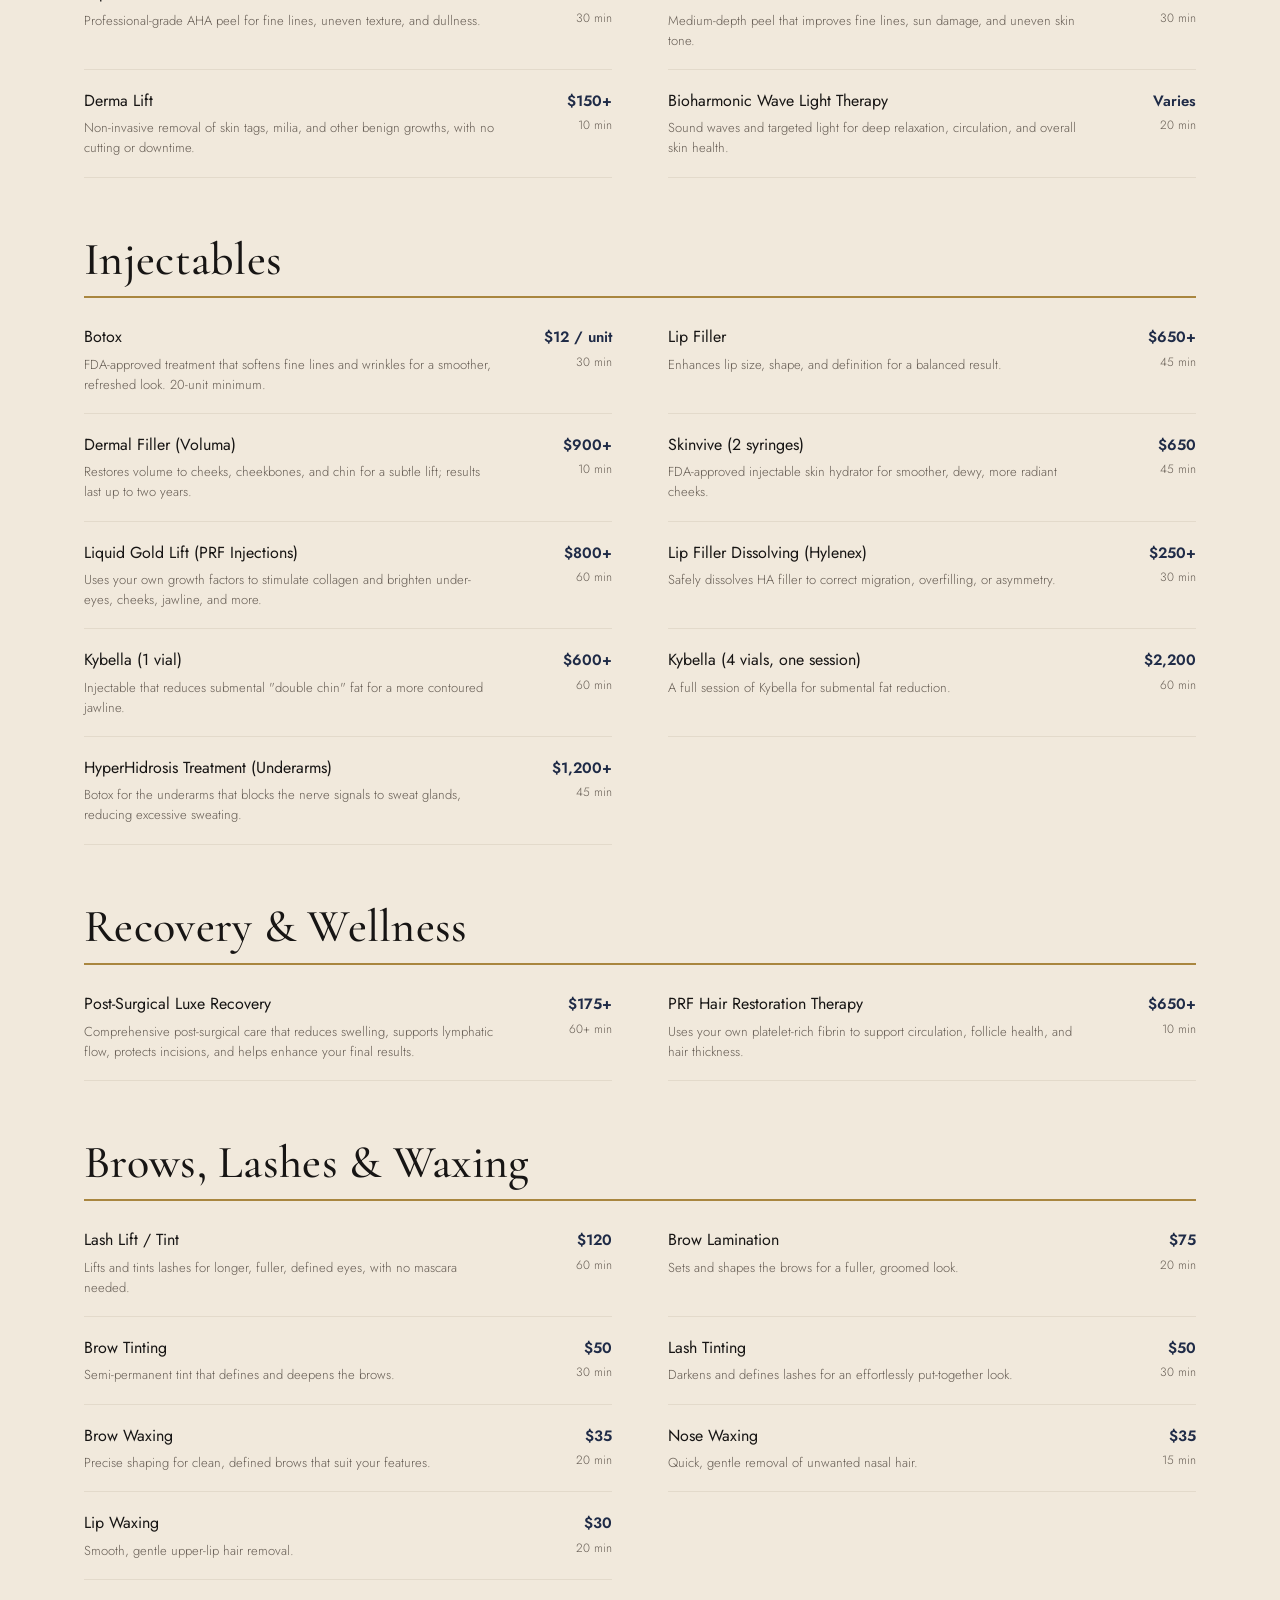
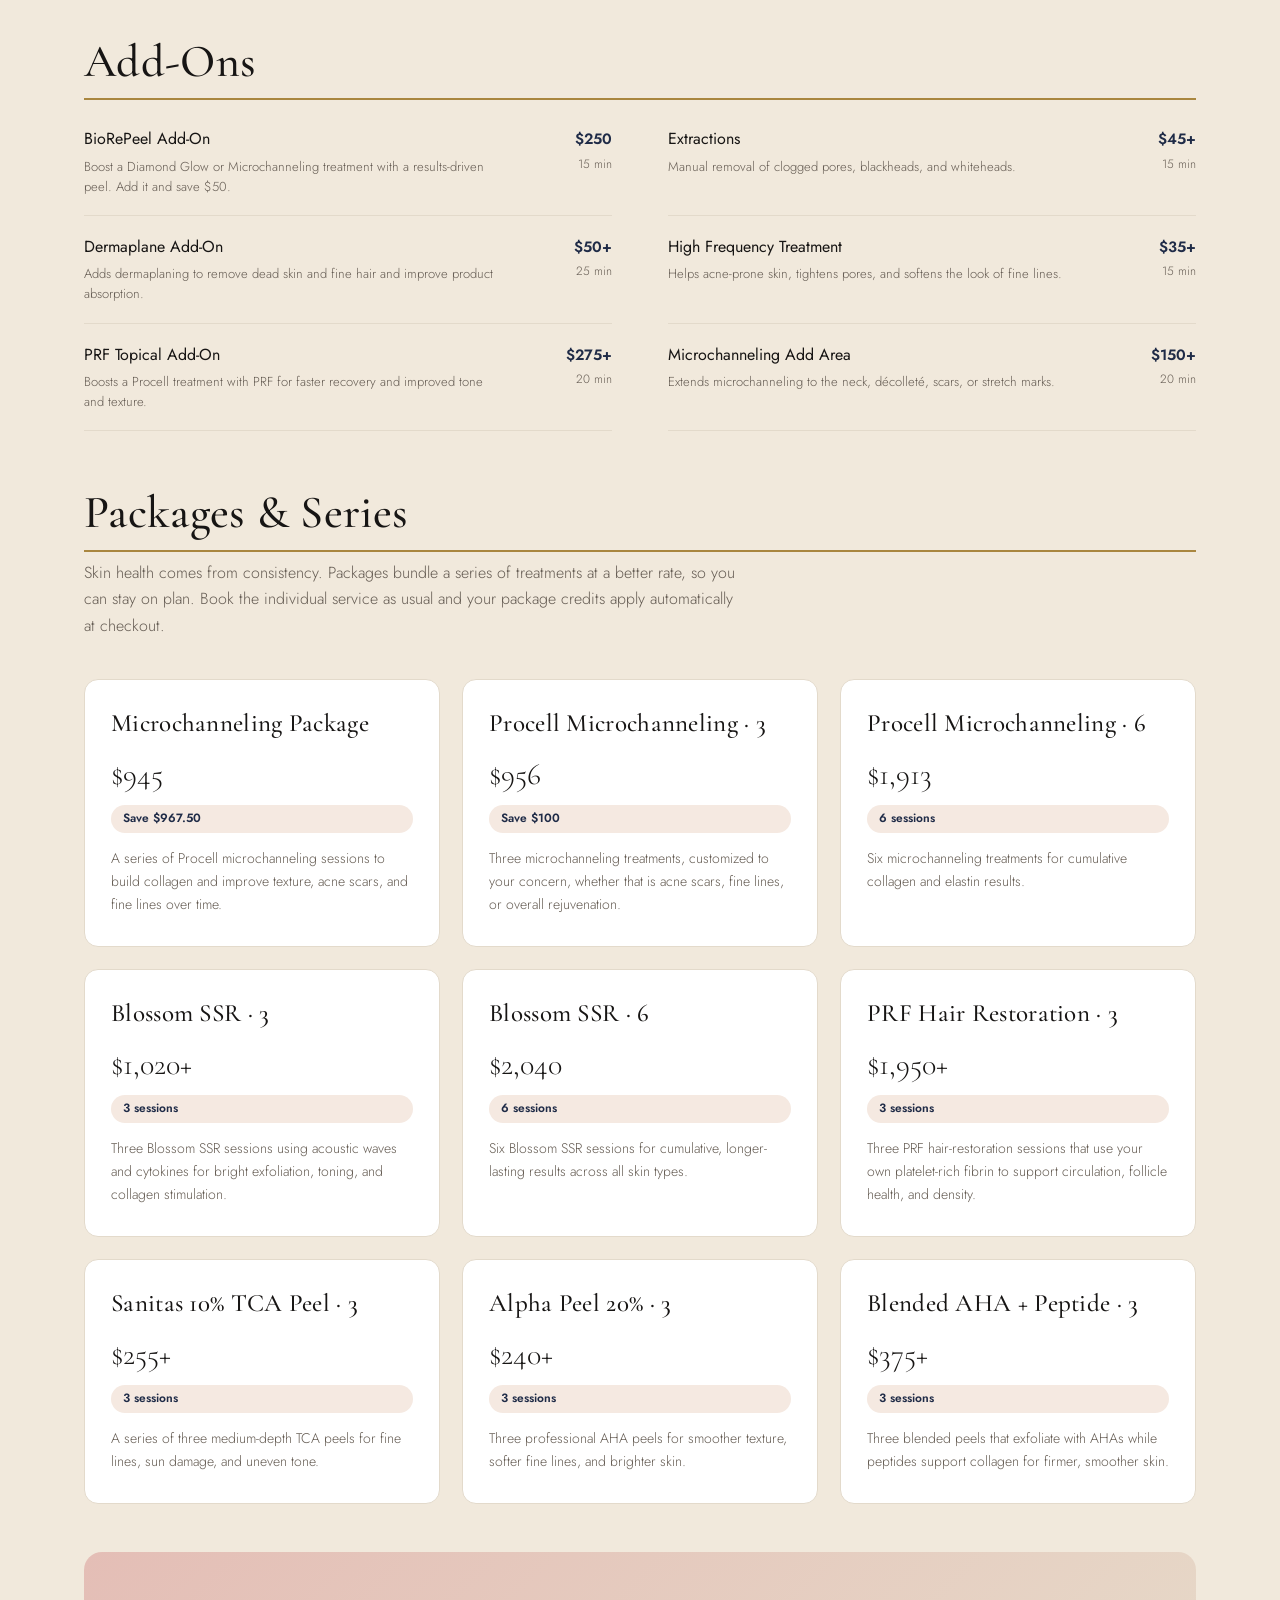
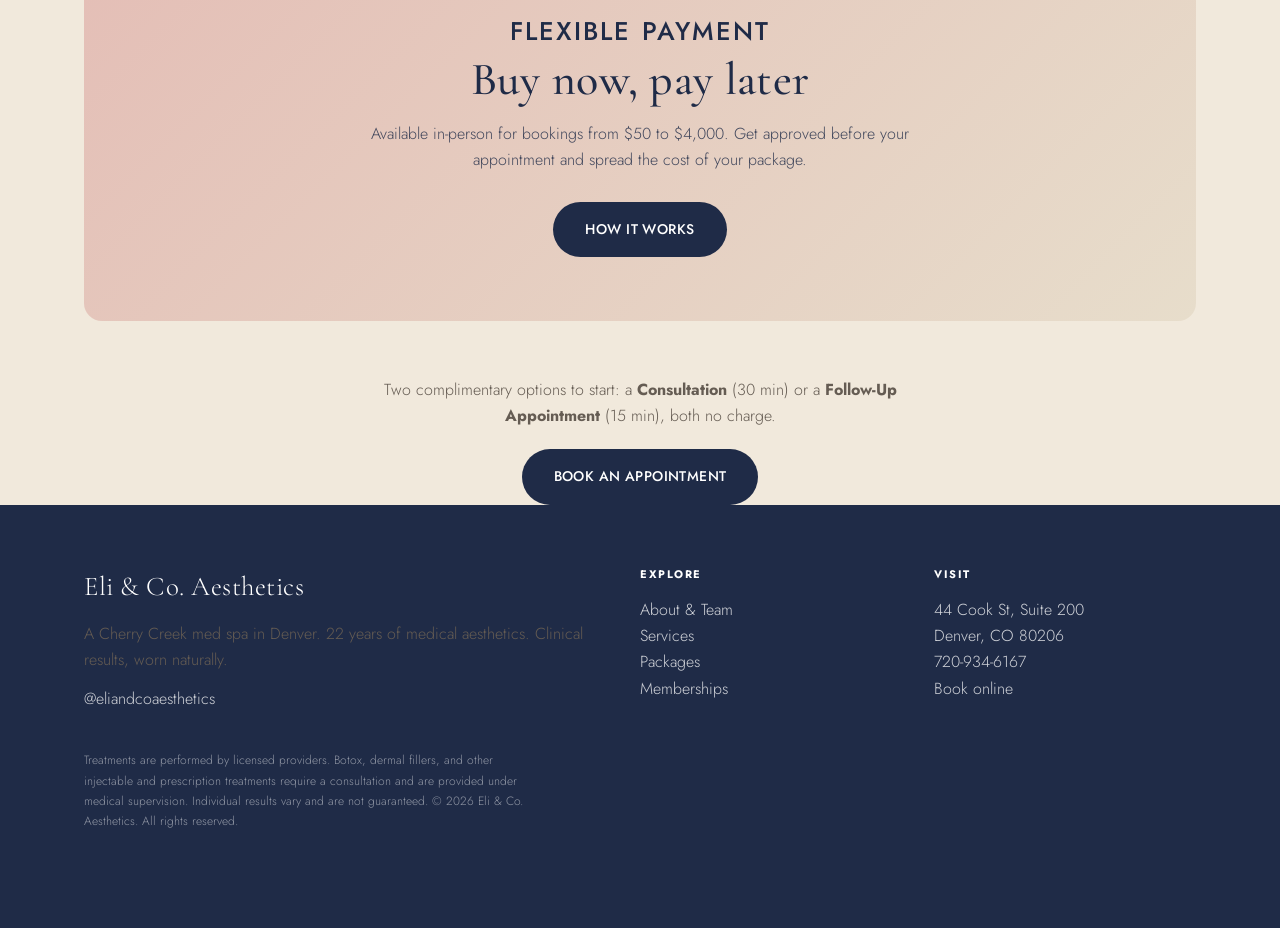
<file: services.html>
<!DOCTYPE html>
<html lang="en">
<head>
<meta charset="UTF-8">
<meta name="viewport" content="width=device-width, initial-scale=1">
<title>Services, Packages &amp; Pricing | Eli &amp; Co. Aesthetics, Denver</title>
<meta name="description" content="The full menu at Eli & Co. Aesthetics in Cherry Creek, Denver: facials, peels, microchanneling, injectables, recovery, brows, lashes, waxing, add-ons, and multi-session packages. Book online or call 720-934-6167.">
<link rel="preconnect" href="https://fonts.googleapis.com">
<link rel="preconnect" href="https://fonts.gstatic.com" crossorigin>
<link href="https://fonts.googleapis.com/css2?family=Cormorant+Garamond:wght@500;600&family=Jost:wght@300;400;500;600&display=swap" rel="stylesheet">
<link rel="icon" type="image/png" href="favicon.png">
<link rel="stylesheet" href="styles.css">
</head>
<body>

<header>
  <div class="nav">
    <a class="logo" href="index.html" aria-label="Eli &amp; Co. Aesthetics — home"><img class="logo-img" src="logo.png" alt="Eli &amp; Co. Aesthetics"></a>
    <input type="checkbox" id="navtoggle" class="nav-toggle" hidden>
    <nav class="nav-links">
      <a href="index.html">Home</a>
      <a href="about.html">About</a>
      <a href="services.html" class="active">Services</a>
      <a href="memberships.html">Memberships</a>
      <a href="contact.html">Contact</a>
    </nav>
    <div class="nav-cta">
      <a class="nav-phone" href="tel:7209346167">720-934-6167</a>
      <a class="btn" href="https://eliandco.glossgenius.com/services">Book now</a>
      <label for="navtoggle" class="burger" aria-label="Open menu"><span></span><span></span><span></span></label>
    </div>
  </div>
</header>

<div class="banner">
  <div class="wrap">
    <span class="eyebrow">The full menu</span>
    <h1>Services &amp; pricing</h1>
    <p>Every treatment we offer, with honest pricing. Consultations are complimentary, and every plan is tailored to your skin and goals. Prices marked with a plus start at that amount and are set at your consultation.</p>
    <div class="svc-nav">
      <a href="#facials">Facials</a>
      <a href="#advanced">Advanced Skin</a>
      <a href="#injectables">Injectables</a>
      <a href="#recovery">Recovery &amp; Wellness</a>
      <a href="#brows">Brows, Lashes &amp; Waxing</a>
      <a href="#addons">Add-Ons</a>
      <a href="#packages">Packages</a>
    </div>
  </div>
</div>

<section class="wrap" style="padding-top:40px">

  <!-- FACIALS -->
  <div class="svc-cat" id="facials">
    <h2>Facials</h2>
    <div class="svc-list">
      <div class="svc"><div class="l"><div class="name">Diamond Glow</div><div class="desc">Deeply cleanses, exfoliates, and infuses skin with nourishing serums for a radiant, refreshed finish.</div></div><div class="meta"><span class="price">$180+</span><span class="dur">60 min</span></div></div>
      <div class="svc"><div class="l"><div class="name">Diamond Glow / Dermaplane</div><div class="desc">Dermaplaning paired with a Diamond Glow facial: exfoliates, extracts, hydrates, and brightens with no downtime.</div></div><div class="meta"><span class="price">$240</span><span class="dur">45 min</span></div></div>
      <div class="svc"><div class="l"><div class="name">Eli &amp; Co. Signature Facial</div><div class="desc">Tailored to your skin with custom masks, serums, and treatments for a refreshed complexion.</div></div><div class="meta"><span class="price">$170+</span><span class="dur">60 min</span></div></div>
      <div class="svc"><div class="l"><div class="name">Anti-Oxidant Anti-Aging Facial</div><div class="desc">Vitamin C, peptides, and hyaluronic acid brighten and hydrate, softening the look of fine lines.</div></div><div class="meta"><span class="price">$150+</span><span class="dur">60 min</span></div></div>
      <div class="svc"><div class="l"><div class="name">Illuminating Facial</div><div class="desc">Brightening and exfoliating treatment that softens dark spots for an instant radiant complexion.</div></div><div class="meta"><span class="price">$120+</span><span class="dur">60 min</span></div></div>
      <div class="svc"><div class="l"><div class="name">Lymph Glow Facial</div><div class="desc">Lymphatic drainage that de-puffs, boosts circulation, and lifts your natural contours.</div></div><div class="meta"><span class="price">$165</span><span class="dur">45 min</span></div></div>
      <div class="svc"><div class="l"><div class="name">Dermaplane Facial</div><div class="desc">Gentle removal of dead skin and peach fuzz for smoother skin and better product absorption.</div></div><div class="meta"><span class="price">$140</span><span class="dur">45 min</span></div></div>
      <div class="svc"><div class="l"><div class="name">Teen Facial</div><div class="desc">Gentle cleanse, exfoliation, and hydration crafted for young skin.</div></div><div class="meta"><span class="price">$100+</span><span class="dur">45 min</span></div></div>
      <div class="svc"><div class="l"><div class="name">Back Glow Facial</div><div class="desc">A deep-cleansing facial for the often-neglected skin of the back, left fresh and clear.</div></div><div class="meta"><span class="price">$120+</span><span class="dur">45 min</span></div></div>
    </div>
  </div>

  <!-- ADVANCED SKIN -->
  <div class="svc-cat" id="advanced">
    <h2>Advanced Skin &amp; Resurfacing</h2>
    <div class="svc-list">
      <div class="svc"><div class="l"><div class="name">Procell Microchanneling</div><div class="desc">Fine-needle channeling stimulates collagen and elastin to improve wrinkles, acne scars, and texture.</div></div><div class="meta"><span class="price">$375+</span><span class="dur">90 min</span></div></div>
      <div class="svc"><div class="l"><div class="name">Blossom SSR (Eliskin)</div><div class="desc">Acoustic waves plus cytokines for bright exfoliation, collagen stimulation, and toning. All skin types.</div></div><div class="meta"><span class="price">$400+</span><span class="dur">60 min</span></div></div>
      <div class="svc"><div class="l"><div class="name">BioRePeel Luxe Glow</div><div class="desc">A gentle yet effective peel that brightens, smooths, and renews the skin with no downtime.</div></div><div class="meta"><span class="price">$300</span><span class="dur">45 min</span></div></div>
      <div class="svc"><div class="l"><div class="name">Blended AHA + Peptide Peel</div><div class="desc">AHAs remove dead skin while peptides support collagen for firmer, smoother, younger-looking skin.</div></div><div class="meta"><span class="price">$140</span><span class="dur">30 min</span></div></div>
      <div class="svc"><div class="l"><div class="name">Alpha Peel 20%</div><div class="desc">Professional-grade AHA peel for fine lines, uneven texture, and dullness.</div></div><div class="meta"><span class="price">$90</span><span class="dur">30 min</span></div></div>
      <div class="svc"><div class="l"><div class="name">Sanitas 10% TCA Peel</div><div class="desc">Medium-depth peel that improves fine lines, sun damage, and uneven skin tone.</div></div><div class="meta"><span class="price">$85</span><span class="dur">30 min</span></div></div>
      <div class="svc"><div class="l"><div class="name">Derma Lift</div><div class="desc">Non-invasive removal of skin tags, milia, and other benign growths, with no cutting or downtime.</div></div><div class="meta"><span class="price">$150+</span><span class="dur">10 min</span></div></div>
      <div class="svc"><div class="l"><div class="name">Bioharmonic Wave Light Therapy</div><div class="desc">Sound waves and targeted light for deep relaxation, circulation, and overall skin health.</div></div><div class="meta"><span class="price">Varies</span><span class="dur">20 min</span></div></div>
    </div>
  </div>

  <!-- INJECTABLES -->
  <div class="svc-cat" id="injectables">
    <h2>Injectables</h2>
    <div class="svc-list">
      <div class="svc"><div class="l"><div class="name">Botox</div><div class="desc">FDA-approved treatment that softens fine lines and wrinkles for a smoother, refreshed look. 20-unit minimum.</div></div><div class="meta"><span class="price">$12 / unit</span><span class="dur">30 min</span></div></div>
      <div class="svc"><div class="l"><div class="name">Lip Filler</div><div class="desc">Enhances lip size, shape, and definition for a balanced result.</div></div><div class="meta"><span class="price">$650+</span><span class="dur">45 min</span></div></div>
      <div class="svc"><div class="l"><div class="name">Dermal Filler (Voluma)</div><div class="desc">Restores volume to cheeks, cheekbones, and chin for a subtle lift; results last up to two years.</div></div><div class="meta"><span class="price">$900+</span><span class="dur">10 min</span></div></div>
      <div class="svc"><div class="l"><div class="name">Skinvive (2 syringes)</div><div class="desc">FDA-approved injectable skin hydrator for smoother, dewy, more radiant cheeks.</div></div><div class="meta"><span class="price">$650</span><span class="dur">45 min</span></div></div>
      <div class="svc"><div class="l"><div class="name">Liquid Gold Lift (PRF Injections)</div><div class="desc">Uses your own growth factors to stimulate collagen and brighten under-eyes, cheeks, jawline, and more.</div></div><div class="meta"><span class="price">$800+</span><span class="dur">60 min</span></div></div>
      <div class="svc"><div class="l"><div class="name">Lip Filler Dissolving (Hylenex)</div><div class="desc">Safely dissolves HA filler to correct migration, overfilling, or asymmetry.</div></div><div class="meta"><span class="price">$250+</span><span class="dur">30 min</span></div></div>
      <div class="svc"><div class="l"><div class="name">Kybella (1 vial)</div><div class="desc">Injectable that reduces submental "double chin" fat for a more contoured jawline.</div></div><div class="meta"><span class="price">$600+</span><span class="dur">60 min</span></div></div>
      <div class="svc"><div class="l"><div class="name">Kybella (4 vials, one session)</div><div class="desc">A full session of Kybella for submental fat reduction.</div></div><div class="meta"><span class="price">$2,200</span><span class="dur">60 min</span></div></div>
      <div class="svc"><div class="l"><div class="name">HyperHidrosis Treatment (Underarms)</div><div class="desc">Botox for the underarms that blocks the nerve signals to sweat glands, reducing excessive sweating.</div></div><div class="meta"><span class="price">$1,200+</span><span class="dur">45 min</span></div></div>
    </div>
  </div>

  <!-- RECOVERY -->
  <div class="svc-cat" id="recovery">
    <h2>Recovery &amp; Wellness</h2>
    <div class="svc-list">
      <div class="svc"><div class="l"><div class="name">Post-Surgical Luxe Recovery</div><div class="desc">Comprehensive post-surgical care that reduces swelling, supports lymphatic flow, protects incisions, and helps enhance your final results.</div></div><div class="meta"><span class="price">$175+</span><span class="dur">60+ min</span></div></div>
      <div class="svc"><div class="l"><div class="name">PRF Hair Restoration Therapy</div><div class="desc">Uses your own platelet-rich fibrin to support circulation, follicle health, and hair thickness.</div></div><div class="meta"><span class="price">$650+</span><span class="dur">10 min</span></div></div>
    </div>
  </div>

  <!-- BROWS LASHES WAXING -->
  <div class="svc-cat" id="brows">
    <h2>Brows, Lashes &amp; Waxing</h2>
    <div class="svc-list">
      <div class="svc"><div class="l"><div class="name">Lash Lift / Tint</div><div class="desc">Lifts and tints lashes for longer, fuller, defined eyes, with no mascara needed.</div></div><div class="meta"><span class="price">$120</span><span class="dur">60 min</span></div></div>
      <div class="svc"><div class="l"><div class="name">Brow Lamination</div><div class="desc">Sets and shapes the brows for a fuller, groomed look.</div></div><div class="meta"><span class="price">$75</span><span class="dur">20 min</span></div></div>
      <div class="svc"><div class="l"><div class="name">Brow Tinting</div><div class="desc">Semi-permanent tint that defines and deepens the brows.</div></div><div class="meta"><span class="price">$50</span><span class="dur">30 min</span></div></div>
      <div class="svc"><div class="l"><div class="name">Lash Tinting</div><div class="desc">Darkens and defines lashes for an effortlessly put-together look.</div></div><div class="meta"><span class="price">$50</span><span class="dur">30 min</span></div></div>
      <div class="svc"><div class="l"><div class="name">Brow Waxing</div><div class="desc">Precise shaping for clean, defined brows that suit your features.</div></div><div class="meta"><span class="price">$35</span><span class="dur">20 min</span></div></div>
      <div class="svc"><div class="l"><div class="name">Nose Waxing</div><div class="desc">Quick, gentle removal of unwanted nasal hair.</div></div><div class="meta"><span class="price">$35</span><span class="dur">15 min</span></div></div>
      <div class="svc"><div class="l"><div class="name">Lip Waxing</div><div class="desc">Smooth, gentle upper-lip hair removal.</div></div><div class="meta"><span class="price">$30</span><span class="dur">20 min</span></div></div>
    </div>
  </div>

  <!-- ADD-ONS -->
  <div class="svc-cat" id="addons">
    <h2>Add-Ons</h2>
    <div class="svc-list">
      <div class="svc"><div class="l"><div class="name">BioRePeel Add-On</div><div class="desc">Boost a Diamond Glow or Microchanneling treatment with a results-driven peel. Add it and save $50.</div></div><div class="meta"><span class="price">$250</span><span class="dur">15 min</span></div></div>
      <div class="svc"><div class="l"><div class="name">Extractions</div><div class="desc">Manual removal of clogged pores, blackheads, and whiteheads.</div></div><div class="meta"><span class="price">$45+</span><span class="dur">15 min</span></div></div>
      <div class="svc"><div class="l"><div class="name">Dermaplane Add-On</div><div class="desc">Adds dermaplaning to remove dead skin and fine hair and improve product absorption.</div></div><div class="meta"><span class="price">$50+</span><span class="dur">25 min</span></div></div>
      <div class="svc"><div class="l"><div class="name">High Frequency Treatment</div><div class="desc">Helps acne-prone skin, tightens pores, and softens the look of fine lines.</div></div><div class="meta"><span class="price">$35+</span><span class="dur">15 min</span></div></div>
      <div class="svc"><div class="l"><div class="name">PRF Topical Add-On</div><div class="desc">Boosts a Procell treatment with PRF for faster recovery and improved tone and texture.</div></div><div class="meta"><span class="price">$275+</span><span class="dur">20 min</span></div></div>
      <div class="svc"><div class="l"><div class="name">Microchanneling Add Area</div><div class="desc">Extends microchanneling to the neck, décolleté, scars, or stretch marks.</div></div><div class="meta"><span class="price">$150+</span><span class="dur">20 min</span></div></div>
    </div>
  </div>

  <!-- PACKAGES -->
  <div class="svc-cat" id="packages">
    <h2>Packages &amp; Series</h2>
    <p style="margin-bottom:28px;max-width:660px">Skin health comes from consistency. Packages bundle a series of treatments at a better rate, so you can stay on plan. Book the individual service as usual and your package credits apply automatically at checkout.</p>
    <div class="pkg-grid">

      <div class="pkg">
        <h3>Microchanneling Package</h3>
        <div class="price">$945</div>
        <span class="save">Save $967.50</span>
        <p>A series of Procell microchanneling sessions to build collagen and improve texture, acne scars, and fine lines over time.</p>
      </div>

      <div class="pkg">
        <h3>Procell Microchanneling · 3</h3>
        <div class="price">$956</div>
        <span class="save">Save $100</span>
        <p>Three microchanneling treatments, customized to your concern, whether that is acne scars, fine lines, or overall rejuvenation.</p>
      </div>

      <div class="pkg">
        <h3>Procell Microchanneling · 6</h3>
        <div class="price">$1,913</div>
        <span class="save">6 sessions</span>
        <p>Six microchanneling treatments for cumulative collagen and elastin results.</p>
      </div>

      <div class="pkg">
        <h3>Blossom SSR · 3</h3>
        <div class="price">$1,020+</div>
        <span class="save">3 sessions</span>
        <p>Three Blossom SSR sessions using acoustic waves and cytokines for bright exfoliation, toning, and collagen stimulation.</p>
      </div>

      <div class="pkg">
        <h3>Blossom SSR · 6</h3>
        <div class="price">$2,040</div>
        <span class="save">6 sessions</span>
        <p>Six Blossom SSR sessions for cumulative, longer-lasting results across all skin types.</p>
      </div>

      <div class="pkg">
        <h3>PRF Hair Restoration · 3</h3>
        <div class="price">$1,950+</div>
        <span class="save">3 sessions</span>
        <p>Three PRF hair-restoration sessions that use your own platelet-rich fibrin to support circulation, follicle health, and density.</p>
      </div>

      <div class="pkg">
        <h3>Sanitas 10% TCA Peel · 3</h3>
        <div class="price">$255+</div>
        <span class="save">3 sessions</span>
        <p>A series of three medium-depth TCA peels for fine lines, sun damage, and uneven tone.</p>
      </div>

      <div class="pkg">
        <h3>Alpha Peel 20% · 3</h3>
        <div class="price">$240+</div>
        <span class="save">3 sessions</span>
        <p>Three professional AHA peels for smoother texture, softer fine lines, and brighter skin.</p>
      </div>

      <div class="pkg">
        <h3>Blended AHA + Peptide · 3</h3>
        <div class="price">$375+</div>
        <span class="save">3 sessions</span>
        <p>Three blended peels that exfoliate with AHAs while peptides support collagen for firmer, smoother skin.</p>
      </div>

    </div>

    <div class="member" style="margin-top:48px">
      <span class="eyebrow">Flexible payment</span>
      <h2>Buy now, pay later</h2>
      <p>Available in-person for bookings from $50 to $4,000. Get approved before your appointment and spread the cost of your package.</p>
      <a class="btn" href="https://glossgenius.com/how-buynowpaylater-works">How it works</a>
    </div>
  </div>

  <div style="margin-top:56px;text-align:center">
    <p style="margin:0 auto 20px">Two complimentary options to start: a <strong>Consultation</strong> (30 min) or a <strong>Follow-Up Appointment</strong> (15 min), both no charge.</p>
    <a class="btn" href="https://eliandco.glossgenius.com/services">Book an appointment</a>
  </div>

</section>

<footer>
  <div class="wrap">
    <div class="fcols">
      <div>
        <div class="logo" style="color:#fff">Eli &amp; Co. Aesthetics</div>
        <p style="margin-top:12px">A Cherry Creek med spa in Denver. 22 years of medical aesthetics. Clinical results, worn naturally.</p>
        <p style="margin-top:12px"><a href="https://www.instagram.com/eliandcoaesthetics">@eliandcoaesthetics</a></p>
      </div>
      <div><h4>Explore</h4><a href="about.html">About &amp; Team</a><br><a href="services.html">Services</a><br><a href="services.html#packages">Packages</a><br><a href="memberships.html">Memberships</a></div>
      <div><h4>Visit</h4>44 Cook St, Suite 200<br>Denver, CO 80206<br><a href="tel:7209346167">720-934-6167</a><br><a href="https://eliandco.glossgenius.com/services">Book online</a></div>
    </div>
    <p class="legal">
      Treatments are performed by licensed providers. Botox, dermal fillers, and other injectable and prescription treatments require a consultation and are provided under medical supervision.
      Individual results vary and are not guaranteed.
      © 2026 Eli &amp; Co. Aesthetics. All rights reserved.
    </p>
  </div>
</footer>

<div class="bookbar">
  <a class="call" href="tel:7209346167">Call</a>
  <a class="book" href="https://eliandco.glossgenius.com/services">Book</a>
</div>

</body>
</html>
</file>
<file: styles.css>
/* ===== Eli & Co. Aesthetics — shared design system ===== */
:root{
  /* Brand palette (see eli-and-co-brand-spec.md §2): navy + blush + gold on warm ivory. */
  --bg:#F1E9DC;            /* warm ivory — primary background */
  --surface:#FFFFFF;       /* cards / panels / header */
  --ink:#171514;           /* ink black — primary text */
  --muted:#655C53;         /* warm muted — secondary/body text */
  --line:#E3DACB;          /* soft sand hairline borders */
  --grey:#E4D9C8;          /* soft sand — neutral fills / placeholders */
  --pink:#E4BEB6;          /* blush — decorative only, NEVER text */
  --pink-tint:#F5E9E1;     /* soft blush tint — pills / faq ground */
  --accent:#1F2B47;        /* deep navy — PRIMARY action / CTA color */
  --gold:#A9863F;          /* antique gold — decorative marks/dividers ONLY, never text on light */
  --blue:#E7DDCB;          /* (legacy var) soft sand — trust band */
  --blue-tint:#F4ECDF;     /* (legacy var) warm tint — banner / providers panels */
  --blue-deep:#1F2B47;     /* (legacy var) deep navy — labels / eyebrows / links */
  --ground:#1F2B47;        /* deep navy — footer & dark grounds */
  --serif:'Cormorant Garamond',Georgia,serif;
  --sans:'Jost',system-ui,-apple-system,Arial,sans-serif;
  --max:1160px;
}
*{box-sizing:border-box;margin:0;padding:0}
html{scroll-behavior:smooth}
body{font-family:var(--sans);color:var(--ink);background:var(--bg);line-height:1.65;font-weight:300;-webkit-font-smoothing:antialiased}
h1,h2,h3{font-family:var(--serif);font-weight:500;line-height:1.1;letter-spacing:.3px}
h1{font-size:clamp(42px,6.4vw,68px)}
h2{font-size:clamp(30px,4.2vw,46px)}
h3{font-size:25px}
p{color:var(--muted);max-width:64ch}
a{color:inherit;text-decoration:none}
.wrap{max-width:var(--max);margin:0 auto;padding:0 24px}
.eyebrow{font-size:clamp(25px,2vw,28px);letter-spacing:.08em;text-transform:uppercase;color:var(--blue-deep);font-weight:500;line-height:1.25;display:block;margin-bottom:6px}
.btn{display:inline-block;background:var(--accent);color:#fff;padding:16px 32px;border-radius:40px;font-weight:500;letter-spacing:.03em;font-size:14px;text-transform:uppercase;transition:filter .2s,transform .2s;cursor:pointer;border:0}
.btn:hover{filter:brightness(1.07);transform:translateY(-1px)}
.btn-ghost{background:transparent;border:1px solid var(--ink);color:var(--ink)}
section{padding:90px 0}
.center{text-align:center}
.lead{font-size:18px;max-width:70ch}

/* ---- Header ---- */
header{position:sticky;top:0;z-index:50;background:rgba(241,233,220,.92);backdrop-filter:blur(10px);border-bottom:1px solid var(--line)}
.nav{display:flex;align-items:center;justify-content:space-between;padding:16px 24px;max-width:var(--max);margin:0 auto}
.logo{font-family:var(--serif);font-size:27px;letter-spacing:.5px}
header .logo{display:inline-flex;align-items:center;line-height:0}
.logo-img{height:96px;width:auto;display:block}
@media(max-width:600px){.logo-img{height:72px}}
.nav-links{display:flex;gap:30px;font-size:15.5px;letter-spacing:.04em;text-transform:uppercase}
.nav-links a{color:var(--ink);padding-bottom:2px}
.nav-links a.active{border-bottom:1.5px solid var(--gold)}
.nav-cta{display:flex;gap:14px;align-items:center}
.nav-cta .btn{font-size:15px}
.nav-phone{font-size:16.5px;color:var(--blue-deep);font-weight:500}
.nav-toggle{display:none}
.burger{display:none}
@media(max-width:980px){
  .nav-phone{display:none}
  .burger{display:flex;flex-direction:column;justify-content:center;gap:5px;width:40px;height:40px;cursor:pointer;margin-left:2px}
  .burger span{display:block;height:2px;width:24px;background:var(--ink);border-radius:2px;transition:transform .28s ease,opacity .2s ease}
  .nav-links{display:none;position:absolute;top:100%;left:0;right:0;flex-direction:column;gap:0;background:var(--surface);border-top:1px solid var(--line);border-bottom:1px solid var(--line);padding:4px 24px 14px;box-shadow:0 22px 44px rgba(46,58,66,.10)}
  .nav-toggle:checked ~ .nav-links{display:flex}
  .nav-links a{padding:15px 2px;border-bottom:1px solid var(--line);font-size:14px}
  .nav-links a:last-child{border-bottom:0}
  .nav-links a.active{border-bottom:1px solid var(--line);color:var(--accent)}
  .nav-links a:last-child.active{border-bottom:0}
  .nav-toggle:checked ~ .nav-cta .burger span:nth-child(1){transform:translateY(7px) rotate(45deg)}
  .nav-toggle:checked ~ .nav-cta .burger span:nth-child(2){opacity:0}
  .nav-toggle:checked ~ .nav-cta .burger span:nth-child(3){transform:translateY(-7px) rotate(-45deg)}
}
@media(max-width:600px){
  section{padding:60px 0}
  .member{padding:48px 22px}
  .trust .row{gap:18px 30px}
  .btn{padding:15px 26px}
}

/* ---- Page banner (subpages) ---- */
.banner{background:var(--blue-tint);padding:64px 0 56px;border-bottom:1px solid var(--line)}
.banner h1{font-size:clamp(38px,5.2vw,56px);margin:12px 0 10px}
.banner p{max-width:60ch}

/* ---- Hero (home) ---- */
.hero{padding:0}
.hero-grid{display:grid;grid-template-columns:1.02fr .98fr;min-height:min(82vh,720px)}
.hero-copy{display:flex;flex-direction:column;justify-content:center;padding:64px 24px 64px max(24px,calc((100vw - var(--max))/2 + 24px));background:var(--surface)}
.hero-copy h1{margin:16px 0 20px}
.hero-copy .proof{font-size:17px;color:var(--ink);margin-bottom:30px;font-weight:300}
.hero-cta{display:flex;gap:14px;flex-wrap:wrap}
.hero-media{background-image:url('landing-hero.jpg');background-size:cover;background-position:center;position:relative}
.hero-media::after{content:"";position:absolute;inset:0;background:linear-gradient(120deg,rgba(228,190,182,.14),rgba(31,43,71,.10))}
@media(max-width:880px){.hero-grid{grid-template-columns:1fr}.hero-media{min-height:320px;order:-1}}

/* ---- Trust strip ---- */
.trust{background:var(--blue);color:var(--ground);padding:28px 0}
.trust .row{display:flex;justify-content:center;gap:52px;flex-wrap:wrap;align-items:center;text-align:center}
.trust .stat{font-size:13px;letter-spacing:.04em;color:rgba(31,43,71,.78)}
.trust .stat b{font-family:var(--serif);font-size:27px;display:block;color:var(--ground);font-weight:500;margin-bottom:2px}

/* ---- Card grid ---- */
.grid{display:grid;grid-template-columns:repeat(4,1fr);gap:22px;margin-top:44px}
@media(max-width:900px){.grid{grid-template-columns:repeat(2,1fr)}}
@media(max-width:520px){.grid{grid-template-columns:1fr}}
.card{background:var(--surface);border:1px solid var(--line);border-radius:12px;overflow:hidden;transition:transform .22s,box-shadow .22s;display:block}
.card:hover{transform:translateY(-5px);box-shadow:0 22px 46px rgba(94,130,153,.14)}
.card .thumb{aspect-ratio:4/3;background-size:cover;background-position:center}
.card .body{padding:24px 22px 26px}
.card h3{margin-bottom:8px}
.card p{font-size:14px}
.card .more{color:var(--accent);font-size:12px;font-weight:600;letter-spacing:.04em;text-transform:uppercase;margin-top:14px;display:inline-block}

/* ---- Split feature ---- */
.split{display:grid;grid-template-columns:1fr 1fr;gap:0;align-items:stretch;background:var(--surface);border-radius:16px;overflow:hidden;border:1px solid var(--line)}
@media(max-width:820px){.split{grid-template-columns:1fr}}
.split .media{background-size:cover;background-position:center;min-height:420px}
.split .text{padding:56px 48px;display:flex;flex-direction:column;justify-content:center}
@media(max-width:820px){.split .text{padding:40px 28px}}

/* ---- Provider ---- */
.providers{background:var(--blue-tint)}
.prov-grid{display:grid;grid-template-columns:340px 1fr;gap:44px;margin-top:12px;align-items:center}
@media(max-width:820px){.prov-grid{grid-template-columns:1fr}}
.prov .photo{aspect-ratio:3/4;background-size:cover;background-position:center;border-radius:12px;box-shadow:0 20px 50px rgba(46,58,66,.14)}
.prov .cred{color:var(--blue-deep);font-size:12px;letter-spacing:.1em;text-transform:uppercase;font-weight:600;margin-bottom:8px}
.prov h2{margin-bottom:16px}

/* ---- Team ---- */
.team-grid{display:grid;grid-template-columns:repeat(2,1fr);gap:34px;margin-top:12px;max-width:820px}
@media(max-width:720px){.team-grid{grid-template-columns:1fr}}
.member-card{background:var(--surface);border:1px solid var(--line);border-radius:14px;overflow:hidden}
.member-card .ph{aspect-ratio:1/1;background:var(--grey);background-size:cover;background-position:center}
.member-card .info{padding:26px 26px 30px}
.member-card .cred{color:var(--blue-deep);font-size:12px;letter-spacing:.1em;text-transform:uppercase;font-weight:600;margin-bottom:6px}

/* ---- Gallery ---- */
.gal{display:grid;grid-template-columns:repeat(4,1fr);gap:14px;margin-top:38px}
@media(max-width:820px){.gal{grid-template-columns:repeat(2,1fr)}}
.gal .item{aspect-ratio:1/1;background-size:cover;background-position:center;border-radius:10px}

/* ---- Service menu ---- */
.svc-nav{display:flex;flex-wrap:wrap;gap:10px;margin-top:26px}
.svc-nav a{font-size:12.5px;letter-spacing:.04em;text-transform:uppercase;color:var(--ink);border:1px solid var(--line);background:var(--surface);padding:9px 16px;border-radius:40px}
.svc-nav a:hover{border-color:var(--accent);color:var(--accent)}
.svc-cat{margin-top:56px}
.svc-cat > h2{padding-bottom:12px;border-bottom:2px solid var(--gold);margin-bottom:8px}
.svc-list{display:grid;grid-template-columns:1fr 1fr;gap:0 56px}
@media(max-width:820px){.svc-list{grid-template-columns:1fr}}
.svc{display:flex;justify-content:space-between;gap:18px;padding:18px 0;border-bottom:1px solid var(--line);align-items:flex-start}
.svc .l{max-width:46ch}
.svc .name{font-size:16px;color:var(--ink);font-weight:400}
.svc .desc{font-size:13px;color:var(--muted);margin-top:4px;line-height:1.55}
.svc .meta{text-align:right;white-space:nowrap}
.svc .price{font-size:15px;color:var(--blue-deep);font-weight:600}
.svc .dur{display:block;font-size:12px;color:var(--muted);margin-top:2px}

/* ---- Price/pkg cards ---- */
.pkg-grid{display:grid;grid-template-columns:repeat(3,1fr);gap:22px;margin-top:40px}
@media(max-width:900px){.pkg-grid{grid-template-columns:repeat(2,1fr)}}
@media(max-width:600px){.pkg-grid{grid-template-columns:1fr}}
.pkg{background:var(--surface);border:1px solid var(--line);border-radius:14px;padding:30px 26px;display:flex;flex-direction:column}
.pkg h3{margin-bottom:6px}
.pkg .price{font-family:var(--serif);font-size:30px;color:var(--ink);margin:6px 0}
.pkg .save{display:inline-block;background:var(--pink-tint);color:var(--accent);font-size:12px;font-weight:600;padding:4px 12px;border-radius:40px;margin-bottom:14px}
.pkg p{font-size:14px;flex:1}
.pkg .btn{margin-top:20px;text-align:center}

/* ---- Membership ---- */
.member{background:linear-gradient(135deg,var(--pink),var(--blue));border-radius:18px;padding:64px 40px;text-align:center;position:relative;overflow:hidden}
.member h2{color:var(--ground)}.member p{color:var(--ground);opacity:.82;margin:16px auto 28px}
.member .eyebrow{color:var(--accent)}
.member .btn{background:var(--ground);color:#fff}

/* ---- Testimonials ---- */
.quotes{display:grid;grid-template-columns:repeat(3,1fr);gap:22px;margin-top:38px}
@media(max-width:820px){.quotes{grid-template-columns:1fr}}
.quote{background:var(--surface);border:1px solid var(--line);border-radius:12px;padding:30px}
.quote .stars{color:var(--gold);letter-spacing:3px;font-size:16px}
.quote p{font-family:var(--serif);font-style:italic;font-size:20px;line-height:1.4;color:var(--ink);margin-top:12px}
.quote .who{margin-top:16px;font-size:13px;color:var(--muted);font-family:var(--sans)}

/* ---- FAQ ---- */
.faqwrap{background:var(--pink-tint)}
.faq details{border-bottom:1px solid var(--line);padding:22px 0}
.faq summary{font-family:var(--serif);font-size:22px;cursor:pointer;list-style:none;display:flex;justify-content:space-between;color:var(--ink)}
.faq summary::-webkit-details-marker{display:none}
.faq summary::after{content:"+";color:var(--accent)}
.faq details[open] summary::after{content:"–"}
.faq p{margin-top:12px}

/* ---- Contact / location ---- */
.loc{display:grid;grid-template-columns:1fr 1fr;gap:40px;align-items:start}
@media(max-width:820px){.loc{grid-template-columns:1fr}}
.map{aspect-ratio:16/11;background:var(--grey);border-radius:14px;border:0;width:100%}
.cform{display:grid;gap:14px;max-width:520px}
.cform label{font-size:13px;letter-spacing:.03em;color:var(--muted)}
.cform input,.cform textarea{width:100%;padding:13px 14px;border:1px solid var(--line);border-radius:8px;font-family:var(--sans);font-size:15px;background:var(--surface);color:var(--ink)}
.cform textarea{min-height:130px;resize:vertical}
.hours{border-collapse:collapse;width:100%;max-width:360px;margin-top:10px}
.hours td{padding:9px 0;border-bottom:1px solid var(--line);font-size:15px}
.hours td:last-child{text-align:right;color:var(--muted)}

/* ---- Footer ---- */
footer{background:var(--ground);color:rgba(255,255,255,.78);padding:60px 0 96px}
footer a{color:rgba(255,255,255,.78)}
footer a:hover{color:#fff}
.fcols{display:grid;grid-template-columns:2fr 1fr 1fr;gap:32px}
@media(max-width:820px){.fcols{grid-template-columns:1fr}}
.fcols h4{font-family:var(--sans);text-transform:uppercase;letter-spacing:.14em;font-size:11px;color:#fff;margin-bottom:14px}
.legal{margin-top:38px;font-size:12px;color:rgba(255,255,255,.5);line-height:1.7}

/* ---- Sticky mobile book bar ---- */
.bookbar{position:fixed;bottom:0;left:0;right:0;z-index:60;display:none;background:var(--surface);border-top:1px solid var(--line);padding:10px 14px;gap:10px}
.bookbar a{flex:1;text-align:center;padding:14px;border-radius:40px;font-weight:600;font-size:14px;text-transform:uppercase;letter-spacing:.03em}
.bookbar .call{border:1px solid var(--ink);color:var(--ink)}
.bookbar .book{background:var(--accent);color:#fff}
@media(max-width:980px){.bookbar{display:flex}}
</file>
